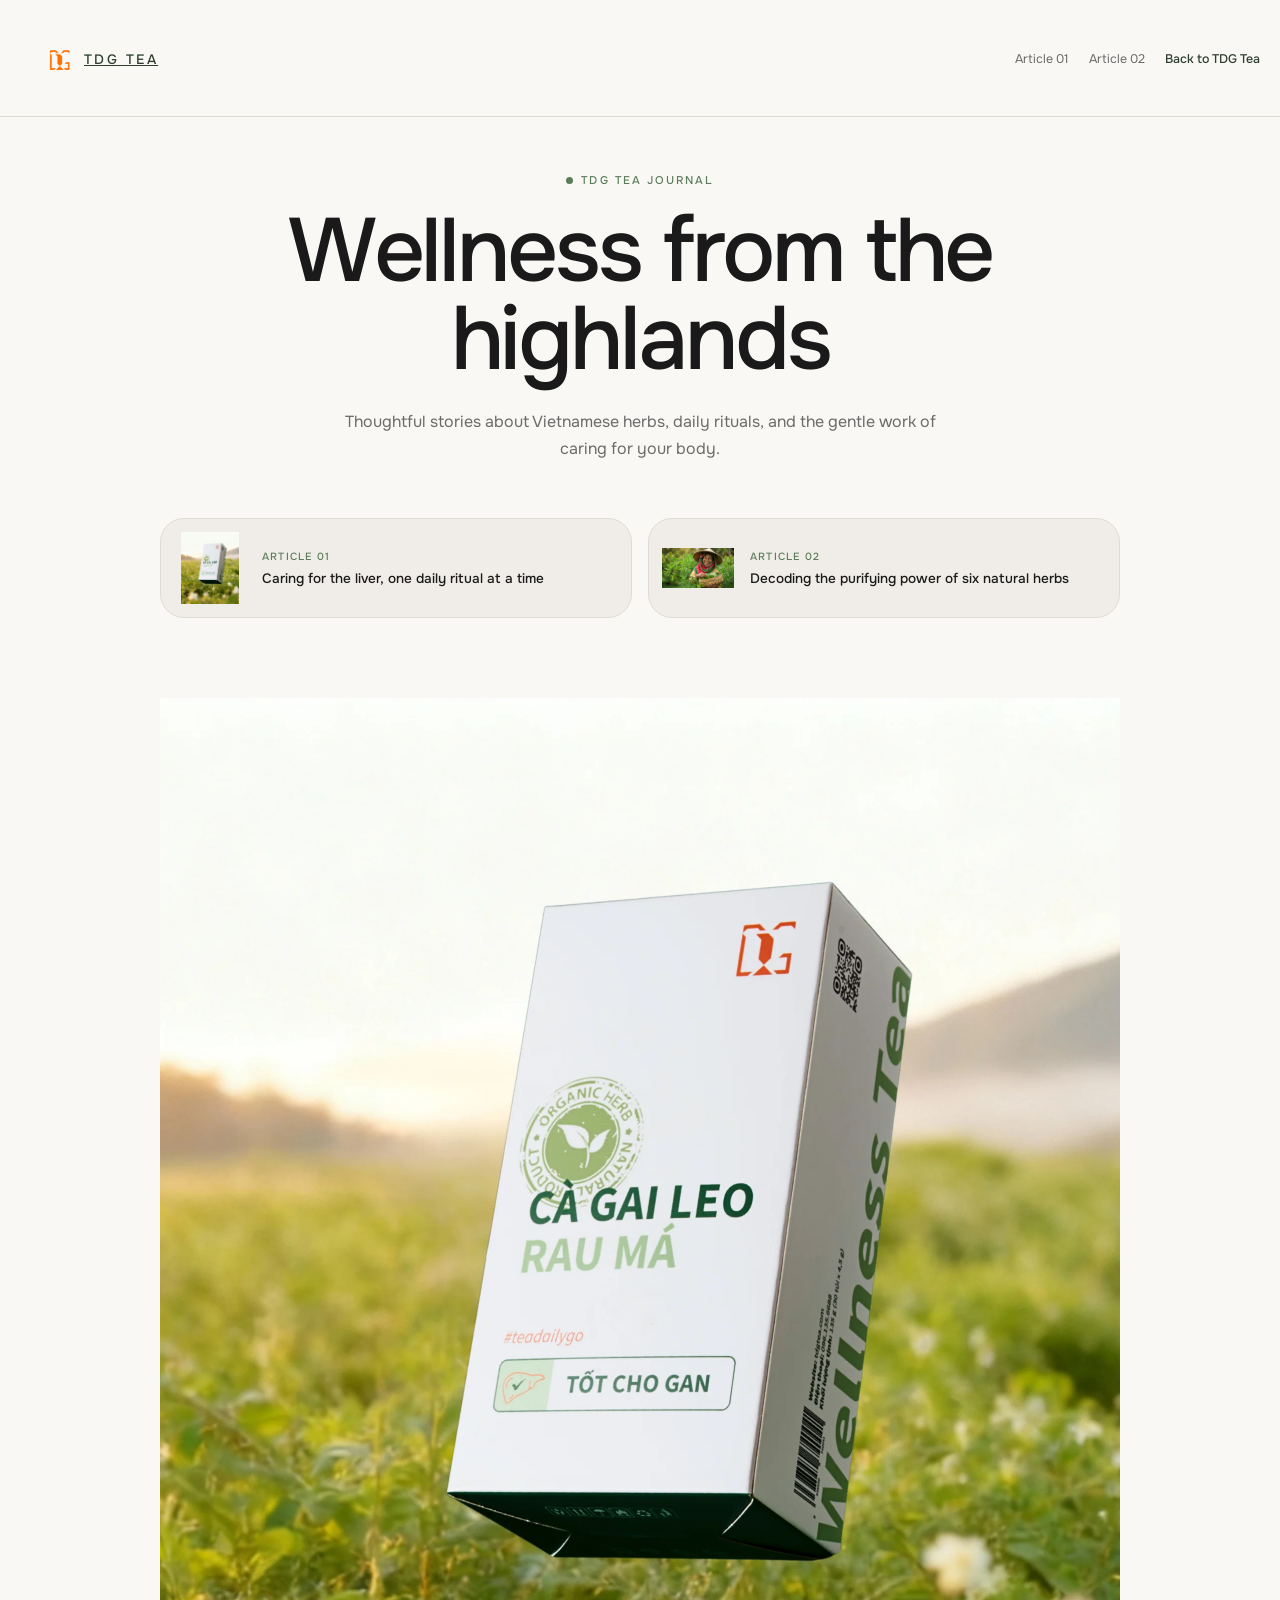
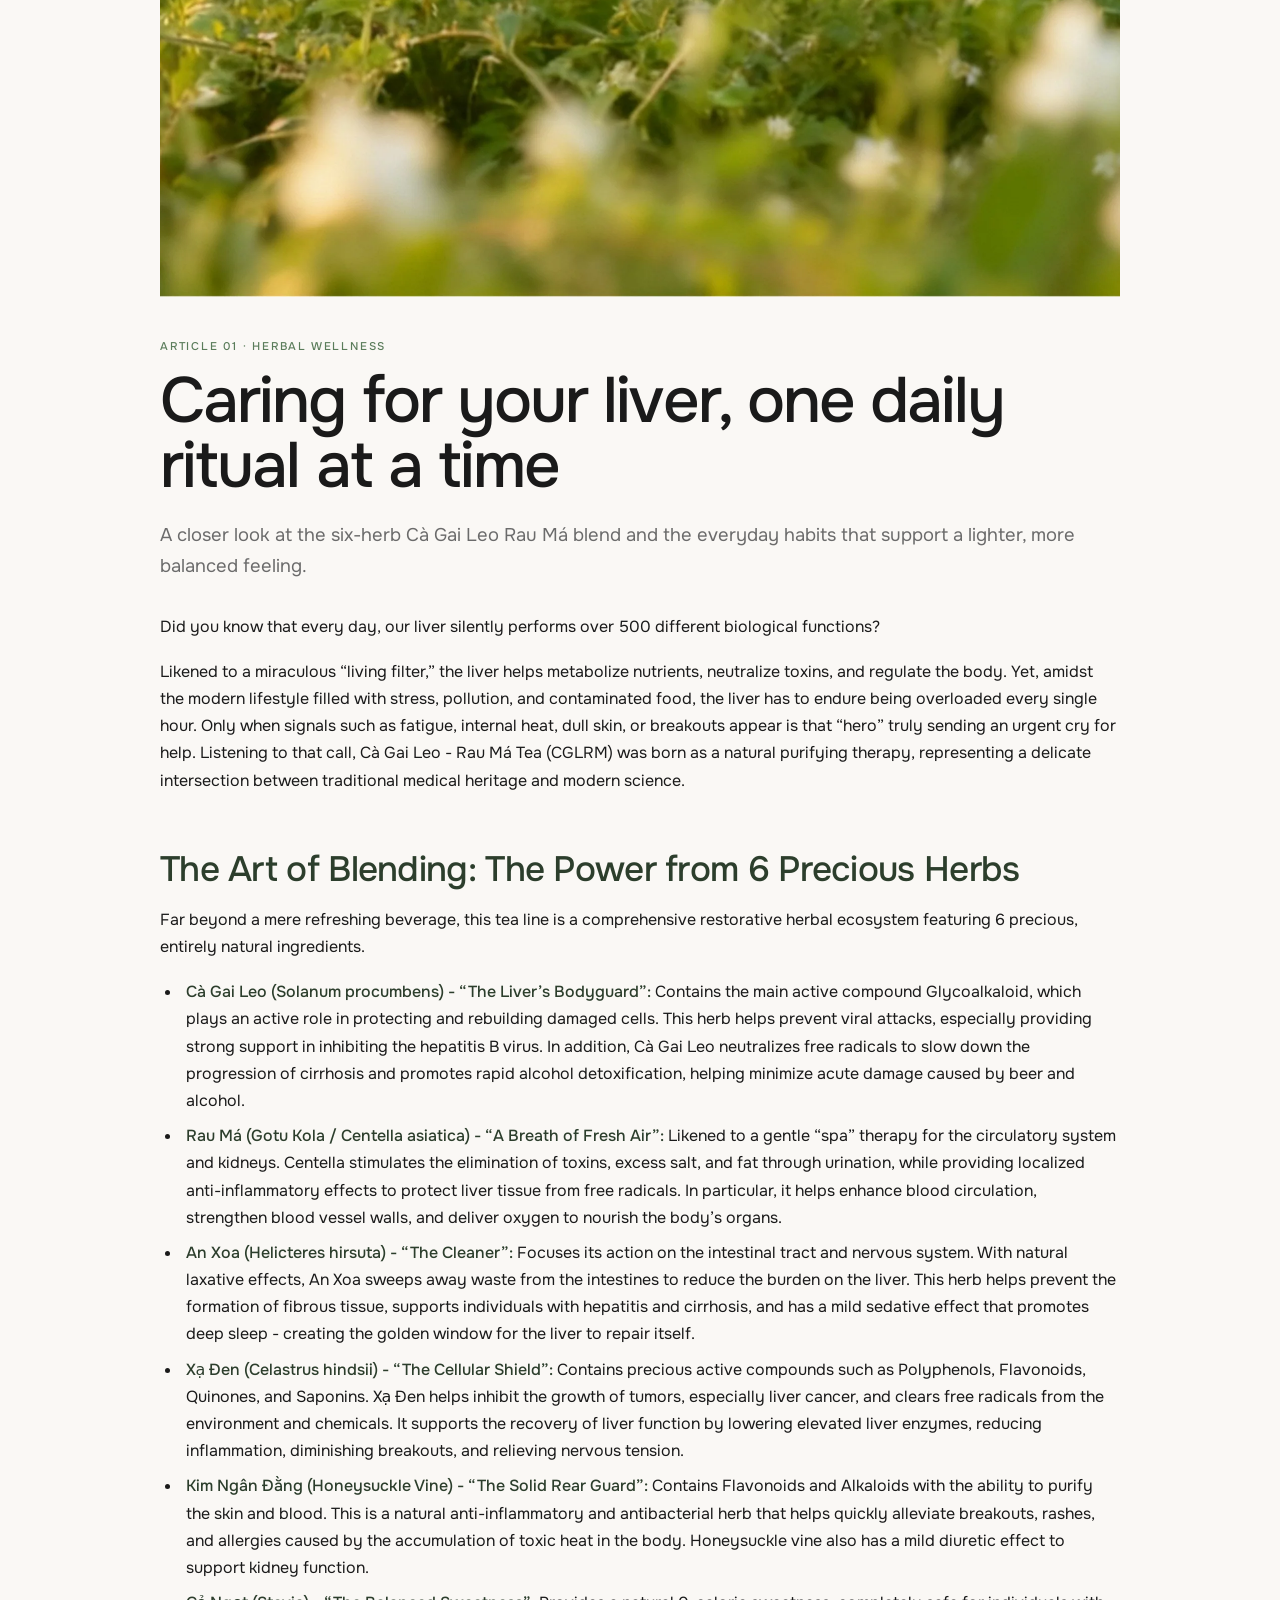
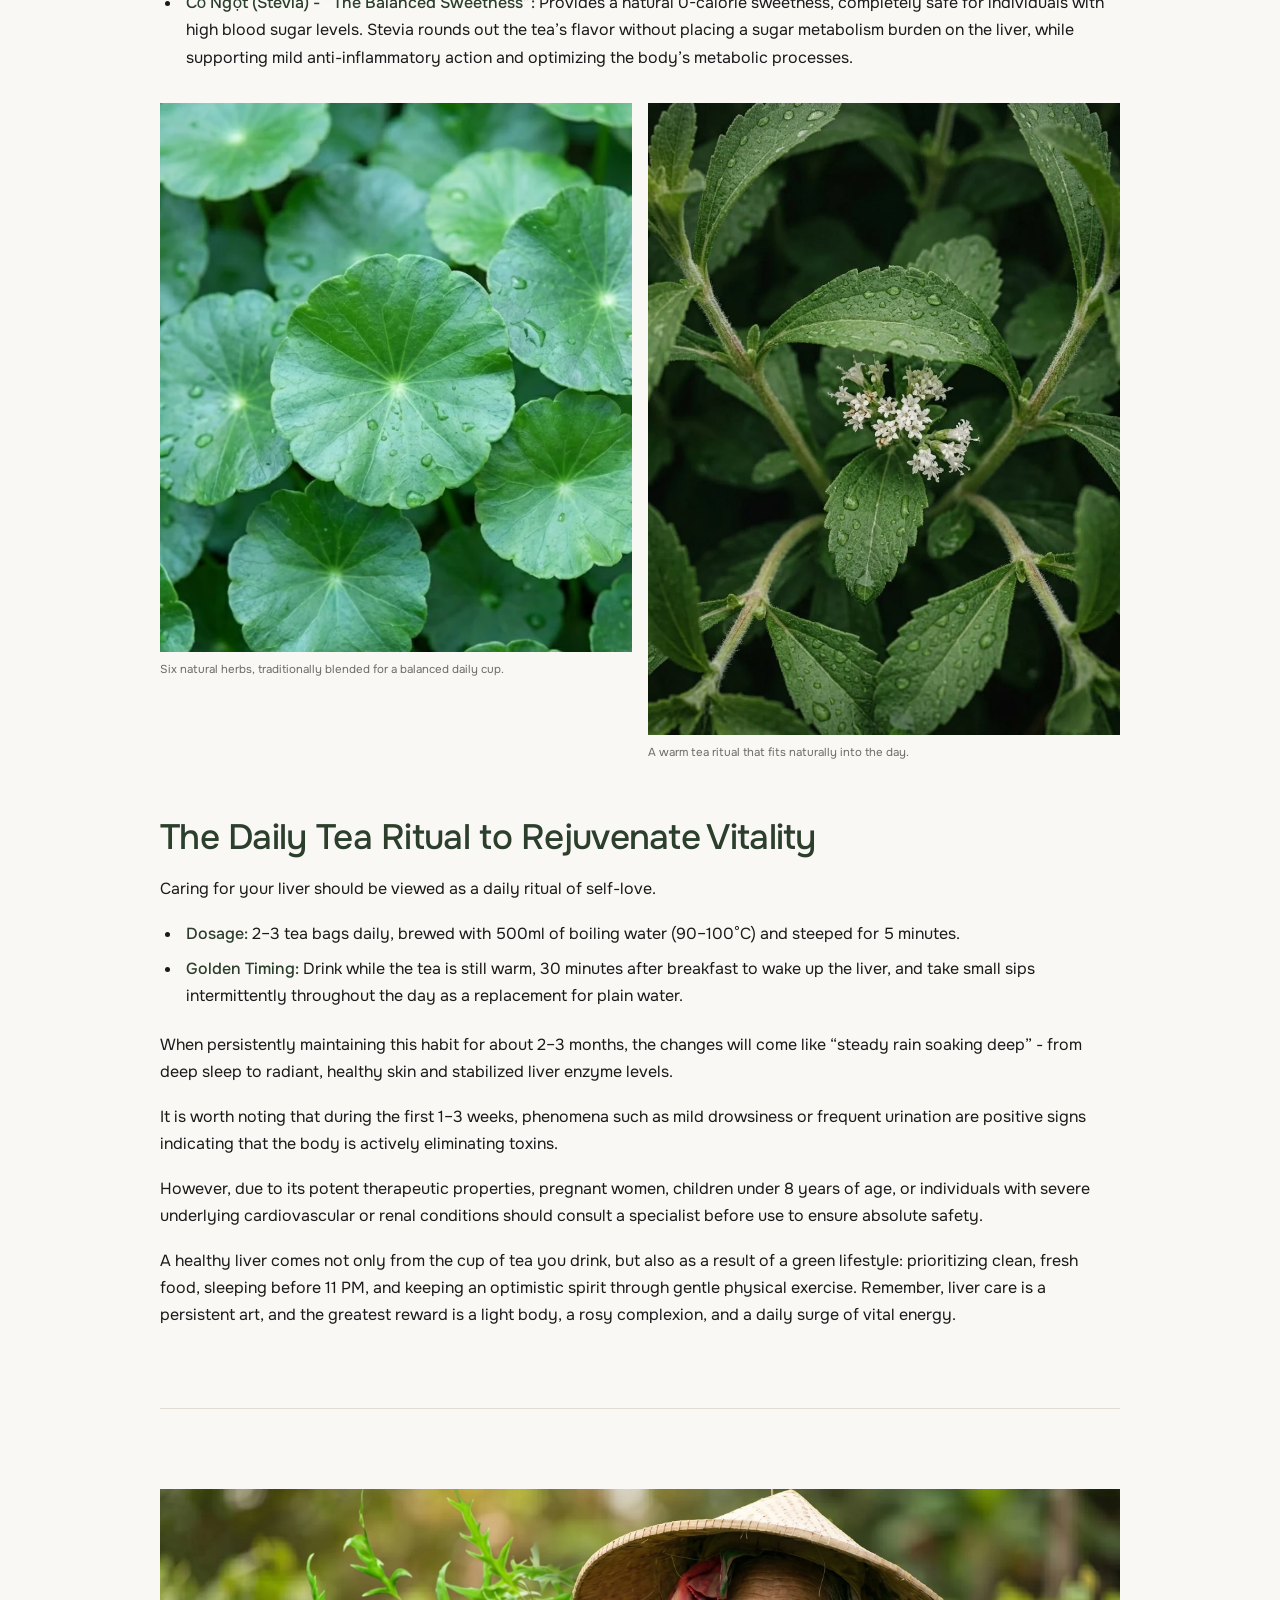
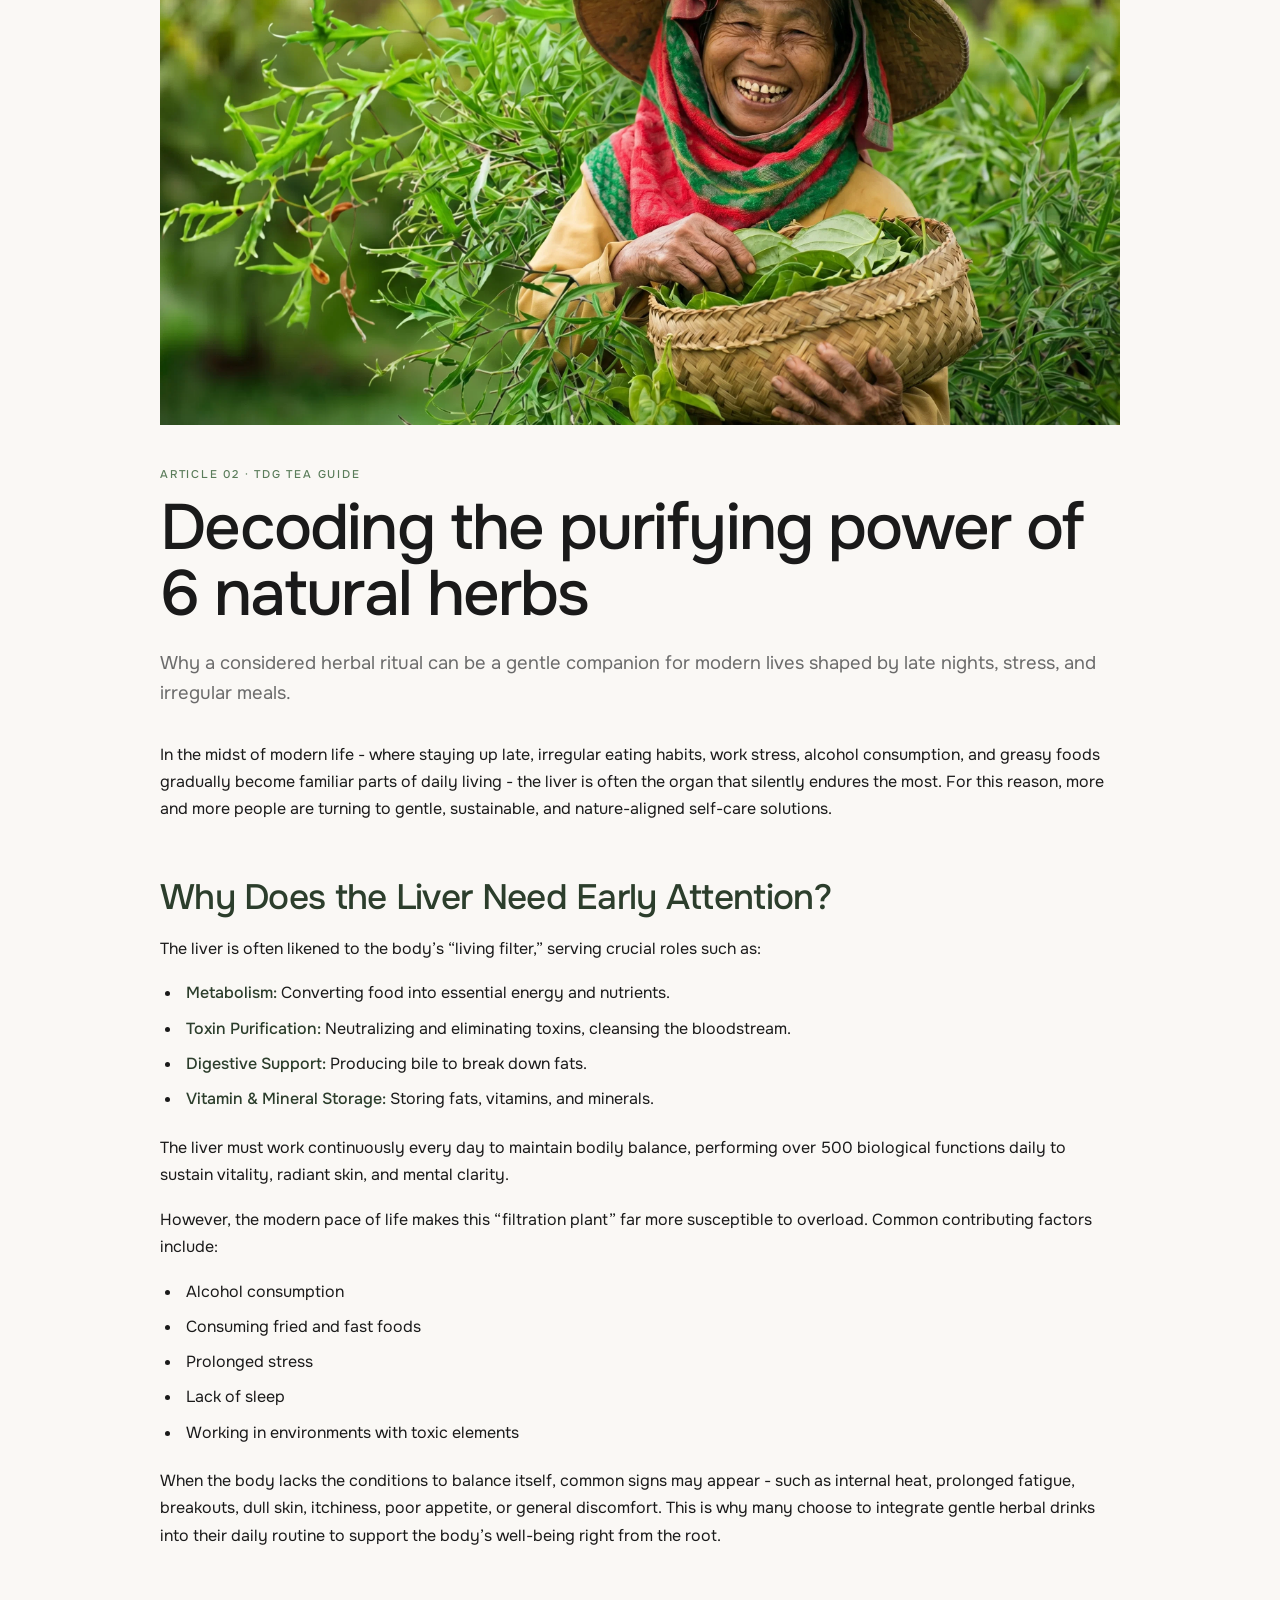
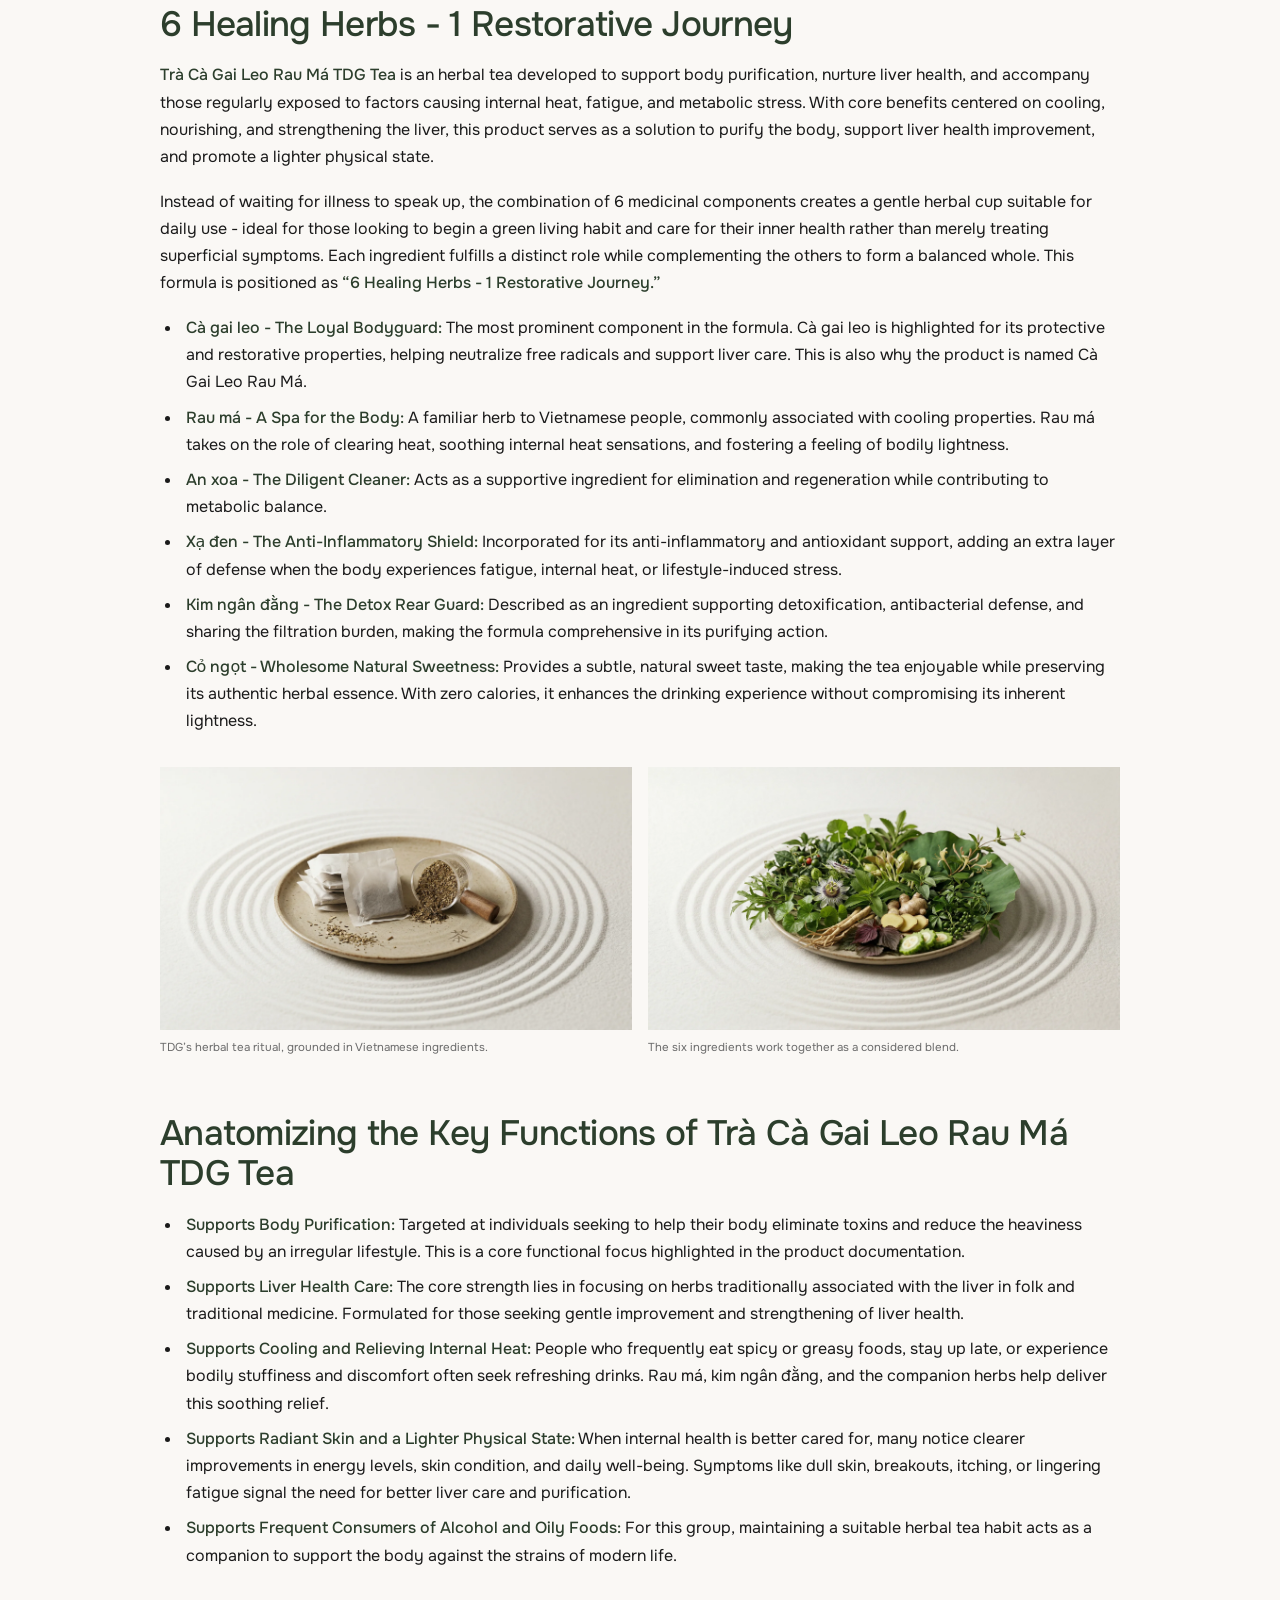
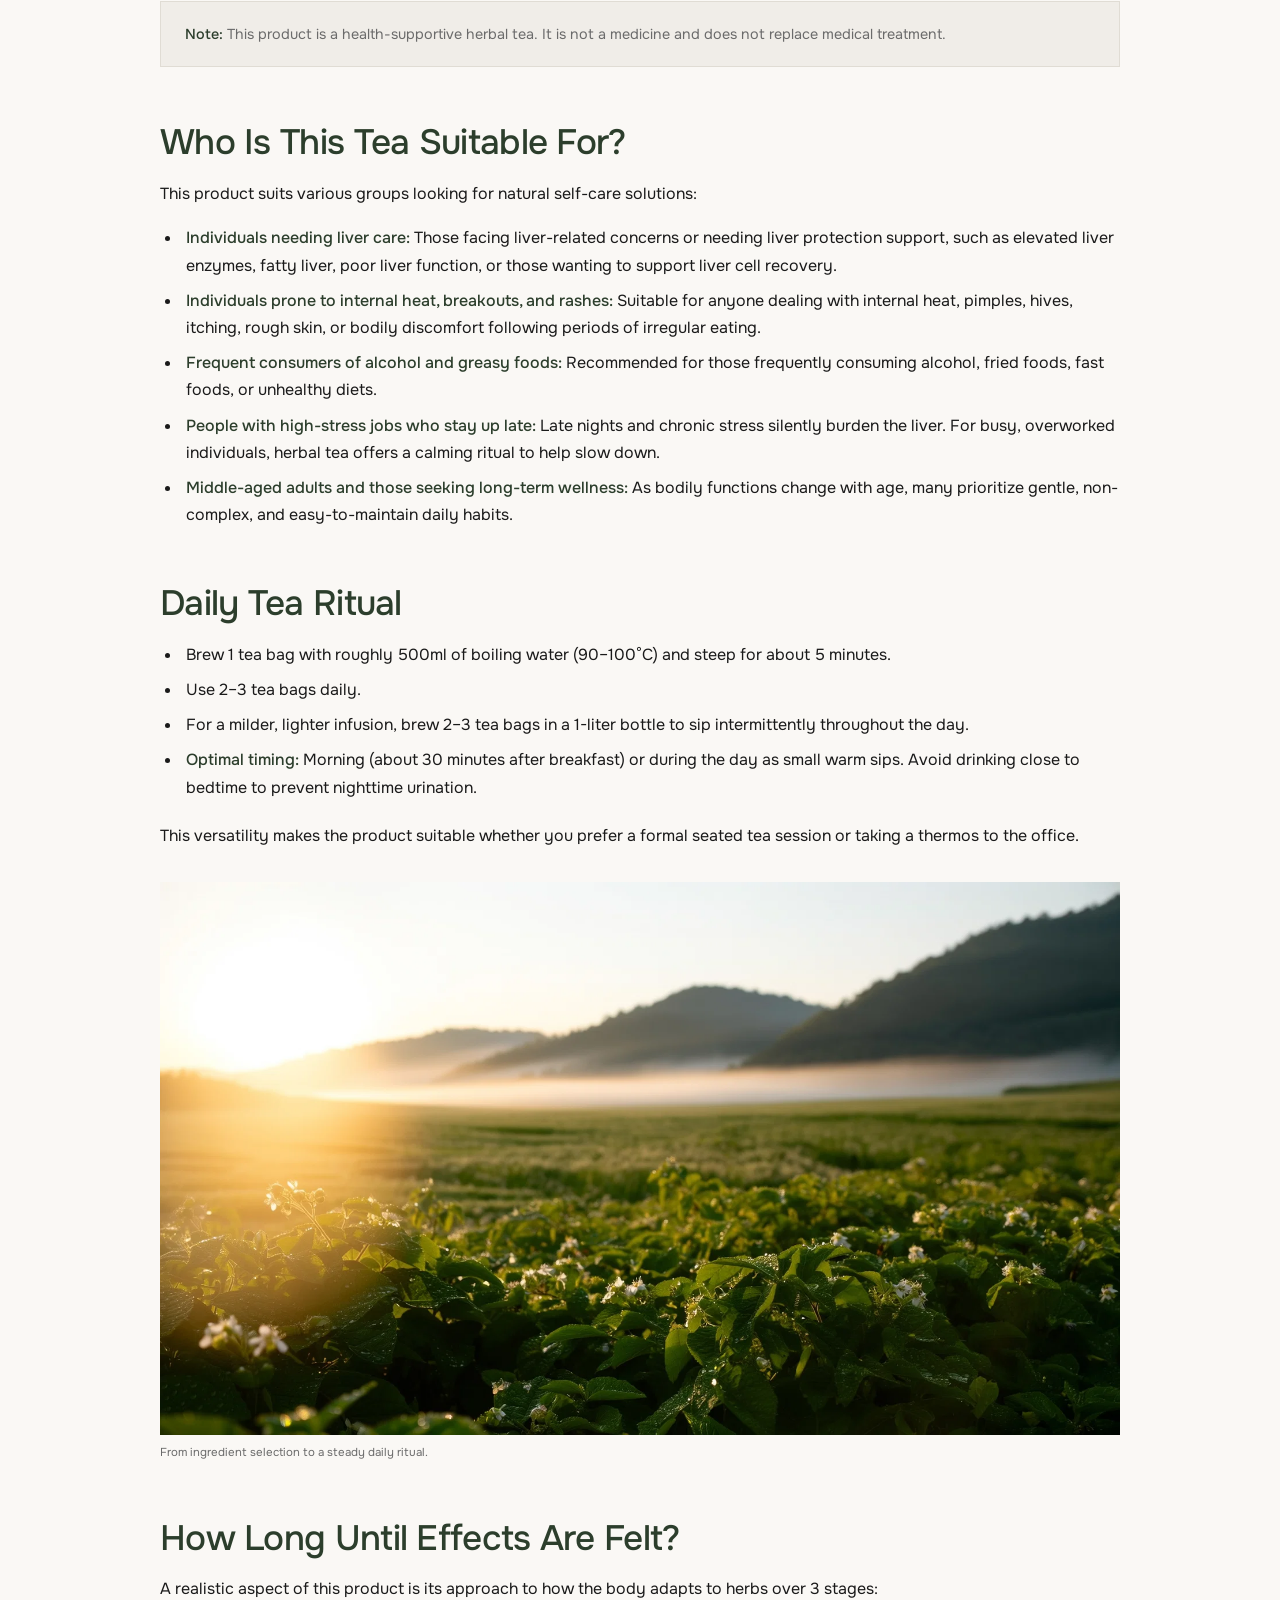
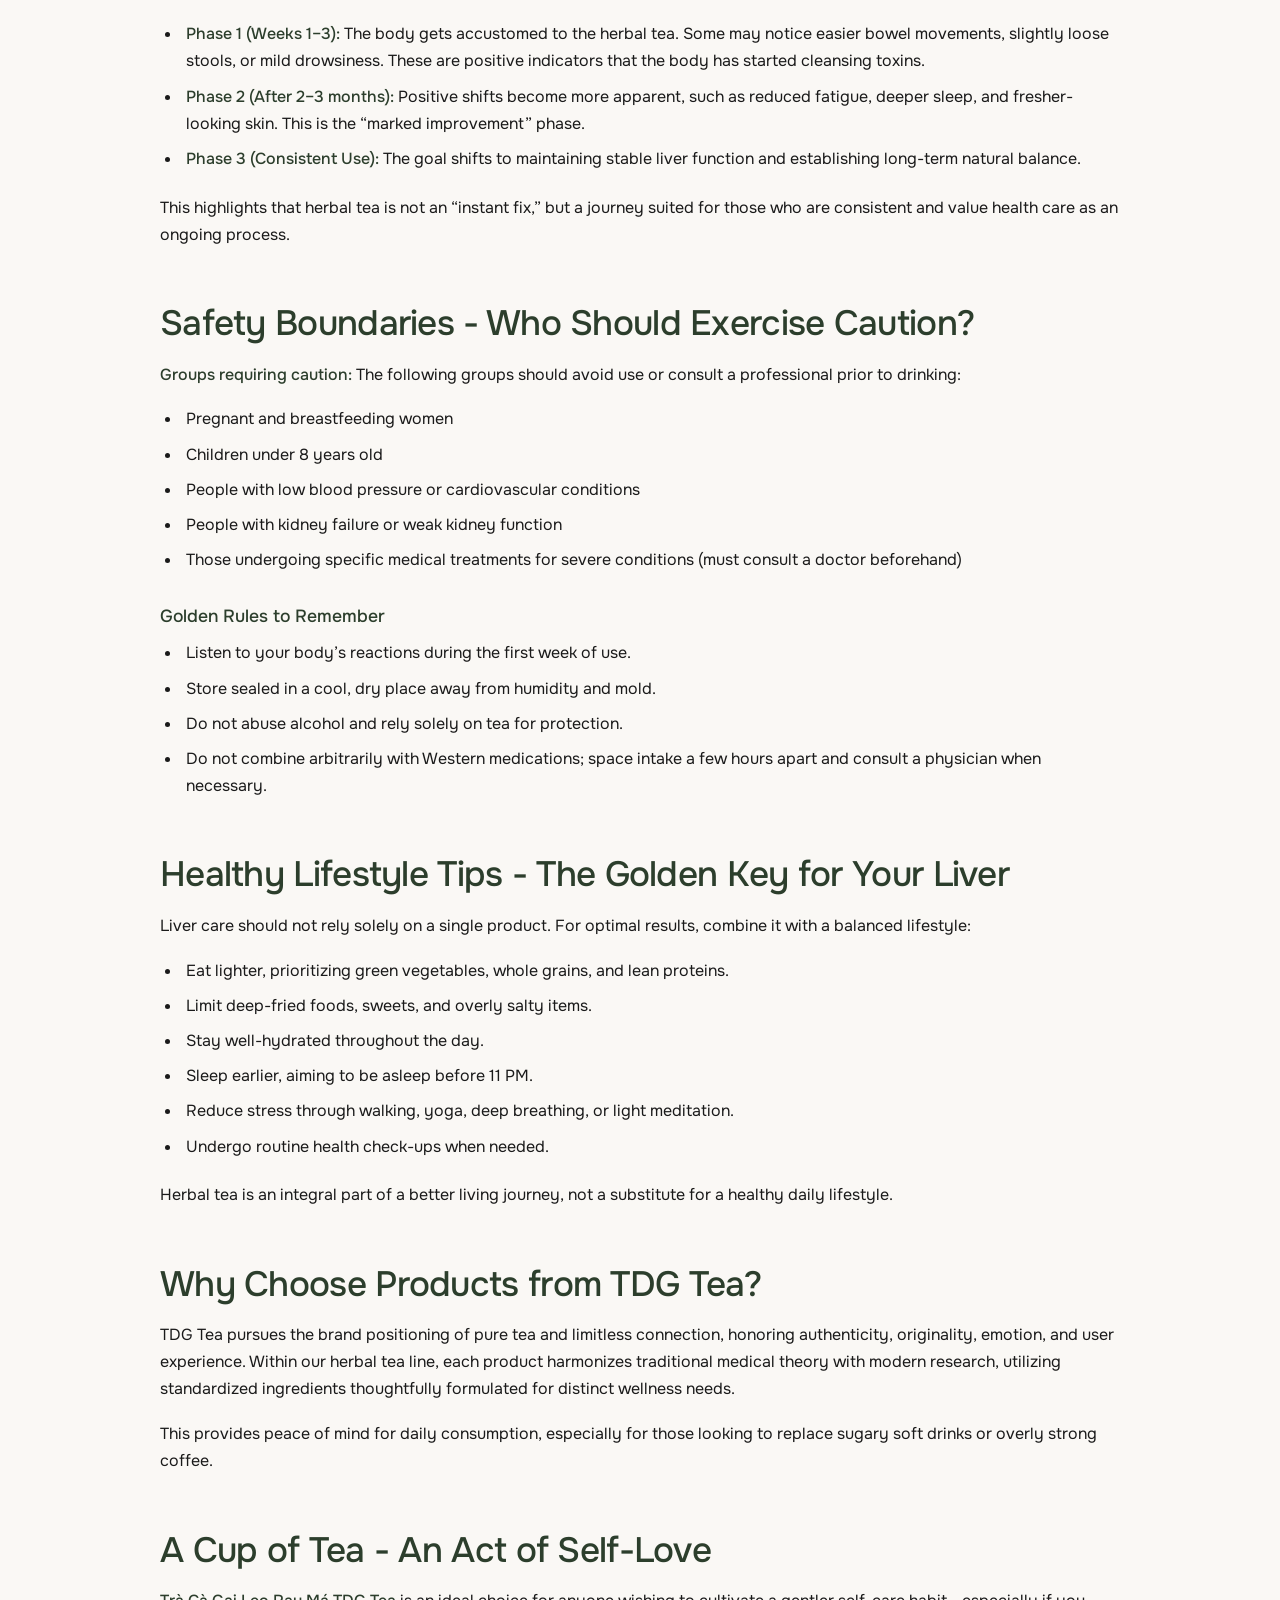
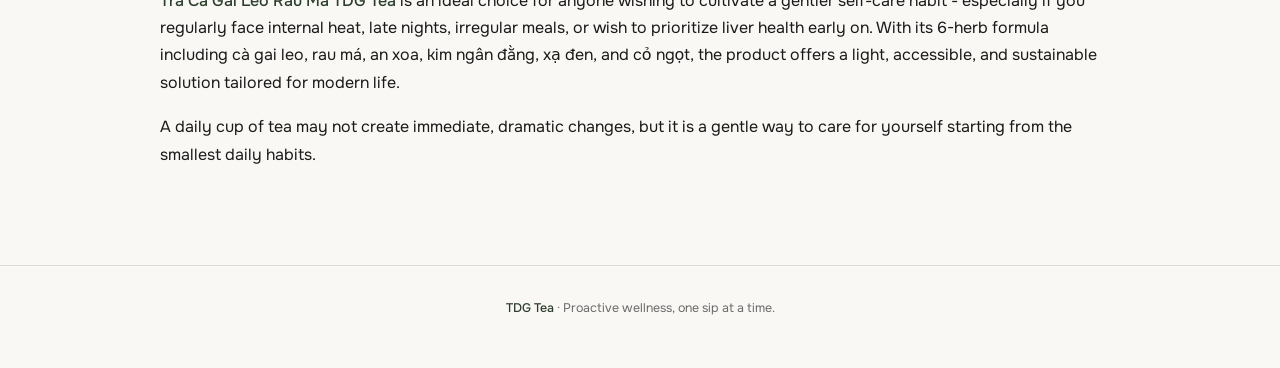
<file: blog.html>
<!DOCTYPE html>
<html lang="en">
<head>
<meta charset="UTF-8">
<meta name="viewport" content="width=device-width, initial-scale=1.0">
<title>TDG Tea Journal — Herbal Wellness</title>
<link rel="preconnect" href="https://fonts.googleapis.com">
<link rel="preconnect" href="https://fonts.gstatic.com" crossorigin>
<link href="https://fonts.googleapis.com/css2?family=Onest:wght@400;500&display=swap" rel="stylesheet">
<link rel="stylesheet" href="assets/css/mobile-fixes.css">
<style>
*,*::before,*::after{box-sizing:border-box;margin:0}
:root{
  --background:#faf8f5;--surface:#f0ede8;--ink:#1a1a1a;--ink-soft:#6b6b6b;
  --brand:#5a7c5a;--brand-deep:#2c3e2c;--brand-light:#8fb98f;--hairline:#e0dcd4;
  --radius-card:1.5rem;--radius-pill:62.5rem;
}
html{scroll-behavior:smooth}
body{font-family:"Onest",system-ui,sans-serif;background:var(--background);color:var(--ink);line-height:1.7;overflow-x:hidden}
a{color:inherit}
:focus-visible{outline:2px solid var(--brand-light);outline-offset:3px}
.site-header{display:flex;align-items:center;justify-content:space-between;gap:1rem;padding:1.25rem 1.25rem 1rem;border-bottom:1px solid var(--hairline);background:rgba(250,248,245,.94);position:sticky;top:0;z-index:10;backdrop-filter:blur(14px)}
.brand{display:flex;align-items:center;gap:0;color:var(--brand-deep);font-size:.85rem;font-weight:500;text-transform:uppercase;letter-spacing:.18em;white-space:nowrap}
.brand svg{width:5rem;height:5rem;margin-right:-1rem;background:url("LOGO/57%20(2).png") center/contain no-repeat;stroke:transparent}.brand svg path{stroke:transparent}
.header-nav{display:flex;align-items:center;gap:1.25rem;font-size:.78rem;color:var(--ink-soft)}
.header-nav a{text-decoration:none;transition:color .25s ease}
.header-nav a:hover{color:var(--brand)}
.header-nav .back{color:var(--brand-deep);font-weight:500}
@media(max-width:640px){.header-nav a:not(.back){display:none}.site-header{padding-inline:1rem}}
main{max-width:76rem;margin:0 auto;padding:3rem 1rem 5rem}
.blog-article,.article-divider{width:min(100%,60rem)}
.page-intro{max-width:48rem;margin:0 auto 3.5rem;text-align:center}
.eyebrow{display:inline-flex;align-items:center;gap:.5rem;color:var(--brand);font-size:.7rem;font-weight:500;letter-spacing:.18em;text-transform:uppercase}
.eyebrow .dot{width:.45rem;height:.45rem;border-radius:50%;background:currentColor}
h1{font-size:clamp(2.8rem,7vw,5.8rem);font-weight:500;letter-spacing:-.035em;line-height:.98;margin-top:1rem}
.page-intro p{max-width:37rem;margin:1.5rem auto 0;color:var(--ink-soft);font-size:1rem}
.article-switcher{display:grid;grid-template-columns:repeat(2,minmax(0,1fr));gap:1rem;max-width:60rem;margin:0 auto 4rem}
.switcher-link{display:flex;align-items:center;gap:1rem;min-width:0;padding:.8rem;border:1px solid var(--hairline);background:var(--surface);border-radius:var(--radius-card);text-decoration:none;transition:border-color .25s ease,transform .25s ease}
.switcher-link:hover{border-color:var(--brand);transform:translateY(-3px)}
.switcher-link img{width:4.5rem;height:auto;max-height:4.5rem;object-fit:contain;border-radius:0;flex-shrink:0}
.switcher-link span{display:block;min-width:0}
.switcher-link small{display:block;color:var(--brand);font-size:.65rem;font-weight:500;letter-spacing:.12em;text-transform:uppercase}
.switcher-link strong{display:block;font-size:.85rem;line-height:1.3;font-weight:500;margin-top:.25rem}
@media(max-width:640px){.article-switcher{grid-template-columns:1fr}.switcher-link img{width:3.75rem;height:auto;max-height:3.75rem}}
.blog-article{max-width:60rem;margin:0 auto 5rem;padding-top:1rem;scroll-margin-top:6rem}
.blog-article:last-child{margin-bottom:0}
.article-cover{display:block;width:100%;height:auto;background:var(--surface)}
.article-header{width:100%;margin:2.5rem 0 2rem}
.article-label{color:var(--brand);font-size:.7rem;font-weight:500;letter-spacing:.16em;text-transform:uppercase}
.article-title{font-size:clamp(2rem,5vw,4.2rem);font-weight:500;letter-spacing:-.03em;line-height:1.03;margin-top:.75rem}
.article-lede{font-size:1.15rem;color:var(--ink-soft);margin-top:1.25rem;line-height:1.65}
.article-body{width:100%;font-size:1rem}
.article-body h2{font-size:clamp(1.4rem,3vw,2.2rem);font-weight:500;line-height:1.15;letter-spacing:-.02em;margin:3.5rem 0 1rem;color:var(--brand-deep)}
.article-body h3{font-size:1.1rem;font-weight:500;line-height:1.35;margin:2rem 0 .65rem;color:var(--brand-deep)}
.article-body p{margin:0 0 1.1rem}
.article-body ul{padding-left:1.35rem;margin:0 0 1.35rem}
.article-body li{padding-left:.25rem;margin:.5rem 0}
.article-body strong{font-weight:500;color:var(--brand-deep)}
.article-body blockquote{margin:2rem 0;padding:1.25rem 1.5rem;border-left:3px solid var(--brand);background:var(--surface);color:var(--ink-soft);font-size:.95rem}
.article-media{display:grid;grid-template-columns:repeat(2,minmax(0,1fr));gap:1rem;width:100%;margin:2rem 0 2.5rem}
.article-media figure{min-width:0}
.article-media img{display:block;width:100%;height:auto;background:var(--surface)}
.article-media figcaption{font-size:.72rem;color:var(--ink-soft);margin-top:.5rem}
.article-media.single{grid-template-columns:minmax(0,1fr)}
.article-divider{height:1px;background:var(--hairline);margin:0 auto 4rem}
.article-note{padding:1.25rem 1.5rem;border:1px solid var(--hairline);background:var(--surface);color:var(--ink-soft);font-size:.9rem;margin-top:2rem}
.footer{border-top:1px solid var(--hairline);padding:2rem 1rem 3rem;color:var(--ink-soft);font-size:.78rem;text-align:center}
.footer a{color:var(--brand-deep);text-decoration:none;font-weight:500}
@media(max-width:640px){main{padding-top:2rem}.article-header{margin-top:2rem}.article-body{font-size:.96rem}.article-media{grid-template-columns:1fr}}
</style>
</head>
<body>
<header class="site-header">
  <a class="brand" href="tdg_tea.html" aria-label="TDG Tea home">
    <svg viewBox="0 0 24 24" fill="none" stroke="currentColor" stroke-width="1.8" stroke-linecap="round"><path d="M12 2C6.5 2 2 6.5 2 12s4.5 10 10 10 10-4.5 10-10S17.5 2 12 2z"/><path d="M12 2c-3 3-3 7 0 10s7 3 10 0"/><path d="M12 22c3-3 3-7 0-10s-7-3-10 0"/></svg>
    TDG Tea
  </a>
  <nav class="header-nav" aria-label="Blog navigation">
    <a href="#blog1">Article 01</a>
    <a href="#blog2">Article 02</a>
    <a class="back" href="tdg_tea.html#origins">Back to TDG Tea</a>
  </nav>
</header>

<main>
  <header class="page-intro">
    <div class="eyebrow"><span class="dot"></span> TDG Tea Journal</div>
    <h1>Wellness from the highlands</h1>
    <p>Thoughtful stories about Vietnamese herbs, daily rituals, and the gentle work of caring for your body.</p>
  </header>

  <nav class="article-switcher" aria-label="Choose an article">
    <a class="switcher-link" href="#blog1">
      <img src="BLOG1/anh-bia-blog-1.webp" alt="Vietnamese highland herbs">
      <span><small>Article 01</small><strong>Caring for the liver, one daily ritual at a time</strong></span>
    </a>
    <a class="switcher-link" href="#blog2">
      <img src="BLOG2/anh-bia-blog-2.webp" alt="Sustainable herb garden">
      <span><small>Article 02</small><strong>Decoding the purifying power of six natural herbs</strong></span>
    </a>
  </nav>

  <article class="blog-article" id="blog1">
    <img class="article-cover" src="BLOG1/anh-bia-blog-1.webp" alt="Vietnamese highland herbs for Cà Gai Leo Rau Má TDG Tea">
    <header class="article-header">
      <div class="article-label">Article 01 · Herbal wellness</div>
      <h2 class="article-title">Caring for your liver, one daily ritual at a time</h2>
      <p class="article-lede">A closer look at the six-herb Cà Gai Leo Rau Má blend and the everyday habits that support a lighter, more balanced feeling.</p>
    </header>
    <div class="article-body">
      <p>Did you know that every day, our liver silently performs over 500 different biological functions?</p>
      <p>Likened to a miraculous “living filter,” the liver helps metabolize nutrients, neutralize toxins, and regulate the body. Yet, amidst the modern lifestyle filled with stress, pollution, and contaminated food, the liver has to endure being overloaded every single hour. Only when signals such as fatigue, internal heat, dull skin, or breakouts appear is that “hero” truly sending an urgent cry for help. Listening to that call, Cà Gai Leo - Rau Má Tea (CGLRM) was born as a natural purifying therapy, representing a delicate intersection between traditional medical heritage and modern science.</p>

      <h2>The Art of Blending: The Power from 6 Precious Herbs</h2>
      <p>Far beyond a mere refreshing beverage, this tea line is a comprehensive restorative herbal ecosystem featuring 6 precious, entirely natural ingredients.</p>
      <ul>
        <li><strong>Cà Gai Leo (Solanum procumbens) - “The Liver’s Bodyguard”:</strong> Contains the main active compound Glycoalkaloid, which plays an active role in protecting and rebuilding damaged cells. This herb helps prevent viral attacks, especially providing strong support in inhibiting the hepatitis B virus. In addition, Cà Gai Leo neutralizes free radicals to slow down the progression of cirrhosis and promotes rapid alcohol detoxification, helping minimize acute damage caused by beer and alcohol.</li>
        <li><strong>Rau Má (Gotu Kola / Centella asiatica) - “A Breath of Fresh Air”:</strong> Likened to a gentle “spa” therapy for the circulatory system and kidneys. Centella stimulates the elimination of toxins, excess salt, and fat through urination, while providing localized anti-inflammatory effects to protect liver tissue from free radicals. In particular, it helps enhance blood circulation, strengthen blood vessel walls, and deliver oxygen to nourish the body’s organs.</li>
        <li><strong>An Xoa (Helicteres hirsuta) - “The Cleaner”:</strong> Focuses its action on the intestinal tract and nervous system. With natural laxative effects, An Xoa sweeps away waste from the intestines to reduce the burden on the liver. This herb helps prevent the formation of fibrous tissue, supports individuals with hepatitis and cirrhosis, and has a mild sedative effect that promotes deep sleep - creating the golden window for the liver to repair itself.</li>
        <li><strong>Xạ Đen (Celastrus hindsii) - “The Cellular Shield”:</strong> Contains precious active compounds such as Polyphenols, Flavonoids, Quinones, and Saponins. Xạ Đen helps inhibit the growth of tumors, especially liver cancer, and clears free radicals from the environment and chemicals. It supports the recovery of liver function by lowering elevated liver enzymes, reducing inflammation, diminishing breakouts, and relieving nervous tension.</li>
        <li><strong>Kim Ngân Đằng (Honeysuckle Vine) - “The Solid Rear Guard”:</strong> Contains Flavonoids and Alkaloids with the ability to purify the skin and blood. This is a natural anti-inflammatory and antibacterial herb that helps quickly alleviate breakouts, rashes, and allergies caused by the accumulation of toxic heat in the body. Honeysuckle vine also has a mild diuretic effect to support kidney function.</li>
        <li><strong>Cỏ Ngọt (Stevia) - “The Balanced Sweetness”:</strong> Provides a natural 0-calorie sweetness, completely safe for individuals with high blood sugar levels. Stevia rounds out the tea’s flavor without placing a sugar metabolism burden on the liver, while supporting mild anti-inflammatory action and optimizing the body’s metabolic processes.</li>
      </ul>

      <div class="article-media">
        <figure><img loading="lazy" src="BLOG1/image_6.webp" alt="Natural herbs used in the Cà Gai Leo Rau Má blend"><figcaption>Six natural herbs, traditionally blended for a balanced daily cup.</figcaption></figure>
        <figure><img loading="lazy" src="BLOG1/image_8.webp" alt="A warm cup of herbal tea"><figcaption>A warm tea ritual that fits naturally into the day.</figcaption></figure>
      </div>

      <h2>The Daily Tea Ritual to Rejuvenate Vitality</h2>
      <p>Caring for your liver should be viewed as a daily ritual of self-love.</p>
      <ul>
        <li><strong>Dosage:</strong> 2–3 tea bags daily, brewed with 500ml of boiling water (90–100°C) and steeped for 5 minutes.</li>
        <li><strong>Golden Timing:</strong> Drink while the tea is still warm, 30 minutes after breakfast to wake up the liver, and take small sips intermittently throughout the day as a replacement for plain water.</li>
      </ul>
      <p>When persistently maintaining this habit for about 2–3 months, the changes will come like “steady rain soaking deep” - from deep sleep to radiant, healthy skin and stabilized liver enzyme levels.</p>
      <p>It is worth noting that during the first 1–3 weeks, phenomena such as mild drowsiness or frequent urination are positive signs indicating that the body is actively eliminating toxins.</p>
      <p>However, due to its potent therapeutic properties, pregnant women, children under 8 years of age, or individuals with severe underlying cardiovascular or renal conditions should consult a specialist before use to ensure absolute safety.</p>
      <p>A healthy liver comes not only from the cup of tea you drink, but also as a result of a green lifestyle: prioritizing clean, fresh food, sleeping before 11 PM, and keeping an optimistic spirit through gentle physical exercise. Remember, liver care is a persistent art, and the greatest reward is a light body, a rosy complexion, and a daily surge of vital energy.</p>
    </div>
  </article>

  <div class="article-divider"></div>

  <article class="blog-article" id="blog2">
    <img class="article-cover" src="BLOG2/anh-bia-blog-2.webp" alt="Sustainable herb gardens for TDG Tea">
    <header class="article-header">
      <div class="article-label">Article 02 · TDG Tea guide</div>
      <h2 class="article-title">Decoding the purifying power of 6 natural herbs</h2>
      <p class="article-lede">Why a considered herbal ritual can be a gentle companion for modern lives shaped by late nights, stress, and irregular meals.</p>
    </header>
    <div class="article-body">
      <p>In the midst of modern life - where staying up late, irregular eating habits, work stress, alcohol consumption, and greasy foods gradually become familiar parts of daily living - the liver is often the organ that silently endures the most. For this reason, more and more people are turning to gentle, sustainable, and nature-aligned self-care solutions.</p>

      <h2>Why Does the Liver Need Early Attention?</h2>
      <p>The liver is often likened to the body’s “living filter,” serving crucial roles such as:</p>
      <ul>
        <li><strong>Metabolism:</strong> Converting food into essential energy and nutrients.</li>
        <li><strong>Toxin Purification:</strong> Neutralizing and eliminating toxins, cleansing the bloodstream.</li>
        <li><strong>Digestive Support:</strong> Producing bile to break down fats.</li>
        <li><strong>Vitamin &amp; Mineral Storage:</strong> Storing fats, vitamins, and minerals.</li>
      </ul>
      <p>The liver must work continuously every day to maintain bodily balance, performing over 500 biological functions daily to sustain vitality, radiant skin, and mental clarity.</p>
      <p>However, the modern pace of life makes this “filtration plant” far more susceptible to overload. Common contributing factors include:</p>
      <ul>
        <li>Alcohol consumption</li><li>Consuming fried and fast foods</li><li>Prolonged stress</li><li>Lack of sleep</li><li>Working in environments with toxic elements</li>
      </ul>
      <p>When the body lacks the conditions to balance itself, common signs may appear - such as internal heat, prolonged fatigue, breakouts, dull skin, itchiness, poor appetite, or general discomfort. This is why many choose to integrate gentle herbal drinks into their daily routine to support the body’s well-being right from the root.</p>

      <h2>6 Healing Herbs - 1 Restorative Journey</h2>
      <p><strong>Trà Cà Gai Leo Rau Má TDG Tea</strong> is an herbal tea developed to support body purification, nurture liver health, and accompany those regularly exposed to factors causing internal heat, fatigue, and metabolic stress. With core benefits centered on cooling, nourishing, and strengthening the liver, this product serves as a solution to purify the body, support liver health improvement, and promote a lighter physical state.</p>
      <p>Instead of waiting for illness to speak up, the combination of 6 medicinal components creates a gentle herbal cup suitable for daily use - ideal for those looking to begin a green living habit and care for their inner health rather than merely treating superficial symptoms. Each ingredient fulfills a distinct role while complementing the others to form a balanced whole. This formula is positioned as <strong>“6 Healing Herbs - 1 Restorative Journey.”</strong></p>
      <ul>
        <li><strong>Cà gai leo - The Loyal Bodyguard:</strong> The most prominent component in the formula. Cà gai leo is highlighted for its protective and restorative properties, helping neutralize free radicals and support liver care. This is also why the product is named Cà Gai Leo Rau Má.</li>
        <li><strong>Rau má - A Spa for the Body:</strong> A familiar herb to Vietnamese people, commonly associated with cooling properties. Rau má takes on the role of clearing heat, soothing internal heat sensations, and fostering a feeling of bodily lightness.</li>
        <li><strong>An xoa - The Diligent Cleaner:</strong> Acts as a supportive ingredient for elimination and regeneration while contributing to metabolic balance.</li>
        <li><strong>Xạ đen - The Anti-Inflammatory Shield:</strong> Incorporated for its anti-inflammatory and antioxidant support, adding an extra layer of defense when the body experiences fatigue, internal heat, or lifestyle-induced stress.</li>
        <li><strong>Kim ngân đằng - The Detox Rear Guard:</strong> Described as an ingredient supporting detoxification, antibacterial defense, and sharing the filtration burden, making the formula comprehensive in its purifying action.</li>
        <li><strong>Cỏ ngọt - Wholesome Natural Sweetness:</strong> Provides a subtle, natural sweet taste, making the tea enjoyable while preserving its authentic herbal essence. With zero calories, it enhances the drinking experience without compromising its inherent lightness.</li>
      </ul>

      <div class="article-media">
        <figure><img loading="lazy" src="BLOG2/tui_l_c.webp" alt="TDG Cà Gai Leo Rau Má tea packaging"><figcaption>TDG’s herbal tea ritual, grounded in Vietnamese ingredients.</figcaption></figure>
        <figure><img loading="lazy" src="BLOG2/nguyen_li_u.webp" alt="Natural herbal ingredients for TDG Tea"><figcaption>The six ingredients work together as a considered blend.</figcaption></figure>
      </div>

      <h2>Anatomizing the Key Functions of Trà Cà Gai Leo Rau Má TDG Tea</h2>
      <ul>
        <li><strong>Supports Body Purification:</strong> Targeted at individuals seeking to help their body eliminate toxins and reduce the heaviness caused by an irregular lifestyle. This is a core functional focus highlighted in the product documentation.</li>
        <li><strong>Supports Liver Health Care:</strong> The core strength lies in focusing on herbs traditionally associated with the liver in folk and traditional medicine. Formulated for those seeking gentle improvement and strengthening of liver health.</li>
        <li><strong>Supports Cooling and Relieving Internal Heat:</strong> People who frequently eat spicy or greasy foods, stay up late, or experience bodily stuffiness and discomfort often seek refreshing drinks. Rau má, kim ngân đằng, and the companion herbs help deliver this soothing relief.</li>
        <li><strong>Supports Radiant Skin and a Lighter Physical State:</strong> When internal health is better cared for, many notice clearer improvements in energy levels, skin condition, and daily well-being. Symptoms like dull skin, breakouts, itching, or lingering fatigue signal the need for better liver care and purification.</li>
        <li><strong>Supports Frequent Consumers of Alcohol and Oily Foods:</strong> For this group, maintaining a suitable herbal tea habit acts as a companion to support the body against the strains of modern life.</li>
      </ul>
      <div class="article-note"><strong>Note:</strong> This product is a health-supportive herbal tea. It is not a medicine and does not replace medical treatment.</div>

      <h2>Who Is This Tea Suitable For?</h2>
      <p>This product suits various groups looking for natural self-care solutions:</p>
      <ul>
        <li><strong>Individuals needing liver care:</strong> Those facing liver-related concerns or needing liver protection support, such as elevated liver enzymes, fatty liver, poor liver function, or those wanting to support liver cell recovery.</li>
        <li><strong>Individuals prone to internal heat, breakouts, and rashes:</strong> Suitable for anyone dealing with internal heat, pimples, hives, itching, rough skin, or bodily discomfort following periods of irregular eating.</li>
        <li><strong>Frequent consumers of alcohol and greasy foods:</strong> Recommended for those frequently consuming alcohol, fried foods, fast foods, or unhealthy diets.</li>
        <li><strong>People with high-stress jobs who stay up late:</strong> Late nights and chronic stress silently burden the liver. For busy, overworked individuals, herbal tea offers a calming ritual to help slow down.</li>
        <li><strong>Middle-aged adults and those seeking long-term wellness:</strong> As bodily functions change with age, many prioritize gentle, non-complex, and easy-to-maintain daily habits.</li>
      </ul>

      <h2>Daily Tea Ritual</h2>
      <ul>
        <li>Brew 1 tea bag with roughly 500ml of boiling water (90–100°C) and steep for about 5 minutes.</li>
        <li>Use 2–3 tea bags daily.</li>
        <li>For a milder, lighter infusion, brew 2–3 tea bags in a 1-liter bottle to sip intermittently throughout the day.</li>
        <li><strong>Optimal timing:</strong> Morning (about 30 minutes after breakfast) or during the day as small warm sips. Avoid drinking close to bedtime to prevent nighttime urination.</li>
      </ul>
      <p>This versatility makes the product suitable whether you prefer a formal seated tea session or taking a thermos to the office.</p>

      <div class="article-media single">
        <figure><img loading="lazy" src="BLOG2/nguyen_li_u23.webp" alt="Herbal ingredients prepared for a TDG Tea blend"><figcaption>From ingredient selection to a steady daily ritual.</figcaption></figure>
      </div>

      <h2>How Long Until Effects Are Felt?</h2>
      <p>A realistic aspect of this product is its approach to how the body adapts to herbs over 3 stages:</p>
      <ul>
        <li><strong>Phase 1 (Weeks 1–3):</strong> The body gets accustomed to the herbal tea. Some may notice easier bowel movements, slightly loose stools, or mild drowsiness. These are positive indicators that the body has started cleansing toxins.</li>
        <li><strong>Phase 2 (After 2–3 months):</strong> Positive shifts become more apparent, such as reduced fatigue, deeper sleep, and fresher-looking skin. This is the “marked improvement” phase.</li>
        <li><strong>Phase 3 (Consistent Use):</strong> The goal shifts to maintaining stable liver function and establishing long-term natural balance.</li>
      </ul>
      <p>This highlights that herbal tea is not an “instant fix,” but a journey suited for those who are consistent and value health care as an ongoing process.</p>

      <h2>Safety Boundaries - Who Should Exercise Caution?</h2>
      <p><strong>Groups requiring caution:</strong> The following groups should avoid use or consult a professional prior to drinking:</p>
      <ul>
        <li>Pregnant and breastfeeding women</li><li>Children under 8 years old</li><li>People with low blood pressure or cardiovascular conditions</li><li>People with kidney failure or weak kidney function</li><li>Those undergoing specific medical treatments for severe conditions (must consult a doctor beforehand)</li>
      </ul>
      <h3>Golden Rules to Remember</h3>
      <ul>
        <li>Listen to your body’s reactions during the first week of use.</li>
        <li>Store sealed in a cool, dry place away from humidity and mold.</li>
        <li>Do not abuse alcohol and rely solely on tea for protection.</li>
        <li>Do not combine arbitrarily with Western medications; space intake a few hours apart and consult a physician when necessary.</li>
      </ul>

      <h2>Healthy Lifestyle Tips - The Golden Key for Your Liver</h2>
      <p>Liver care should not rely solely on a single product. For optimal results, combine it with a balanced lifestyle:</p>
      <ul>
        <li>Eat lighter, prioritizing green vegetables, whole grains, and lean proteins.</li><li>Limit deep-fried foods, sweets, and overly salty items.</li><li>Stay well-hydrated throughout the day.</li><li>Sleep earlier, aiming to be asleep before 11 PM.</li><li>Reduce stress through walking, yoga, deep breathing, or light meditation.</li><li>Undergo routine health check-ups when needed.</li>
      </ul>
      <p>Herbal tea is an integral part of a better living journey, not a substitute for a healthy daily lifestyle.</p>

      <h2>Why Choose Products from TDG Tea?</h2>
      <p>TDG Tea pursues the brand positioning of pure tea and limitless connection, honoring authenticity, originality, emotion, and user experience. Within our herbal tea line, each product harmonizes traditional medical theory with modern research, utilizing standardized ingredients thoughtfully formulated for distinct wellness needs.</p>
      <p>This provides peace of mind for daily consumption, especially for those looking to replace sugary soft drinks or overly strong coffee.</p>

      <h2>A Cup of Tea - An Act of Self-Love</h2>
      <p><strong>Trà Cà Gai Leo Rau Má TDG Tea</strong> is an ideal choice for anyone wishing to cultivate a gentler self-care habit - especially if you regularly face internal heat, late nights, irregular meals, or wish to prioritize liver health early on. With its 6-herb formula including cà gai leo, rau má, an xoa, kim ngân đằng, xạ đen, and cỏ ngọt, the product offers a light, accessible, and sustainable solution tailored for modern life.</p>
      <p>A daily cup of tea may not create immediate, dramatic changes, but it is a gentle way to care for yourself starting from the smallest daily habits.</p>
    </div>
  </article>
</main>

<footer class="footer">
  <a href="tdg_tea.html">TDG Tea</a> · Proactive wellness, one sip at a time.
</footer>
</body>
</html>
</file>
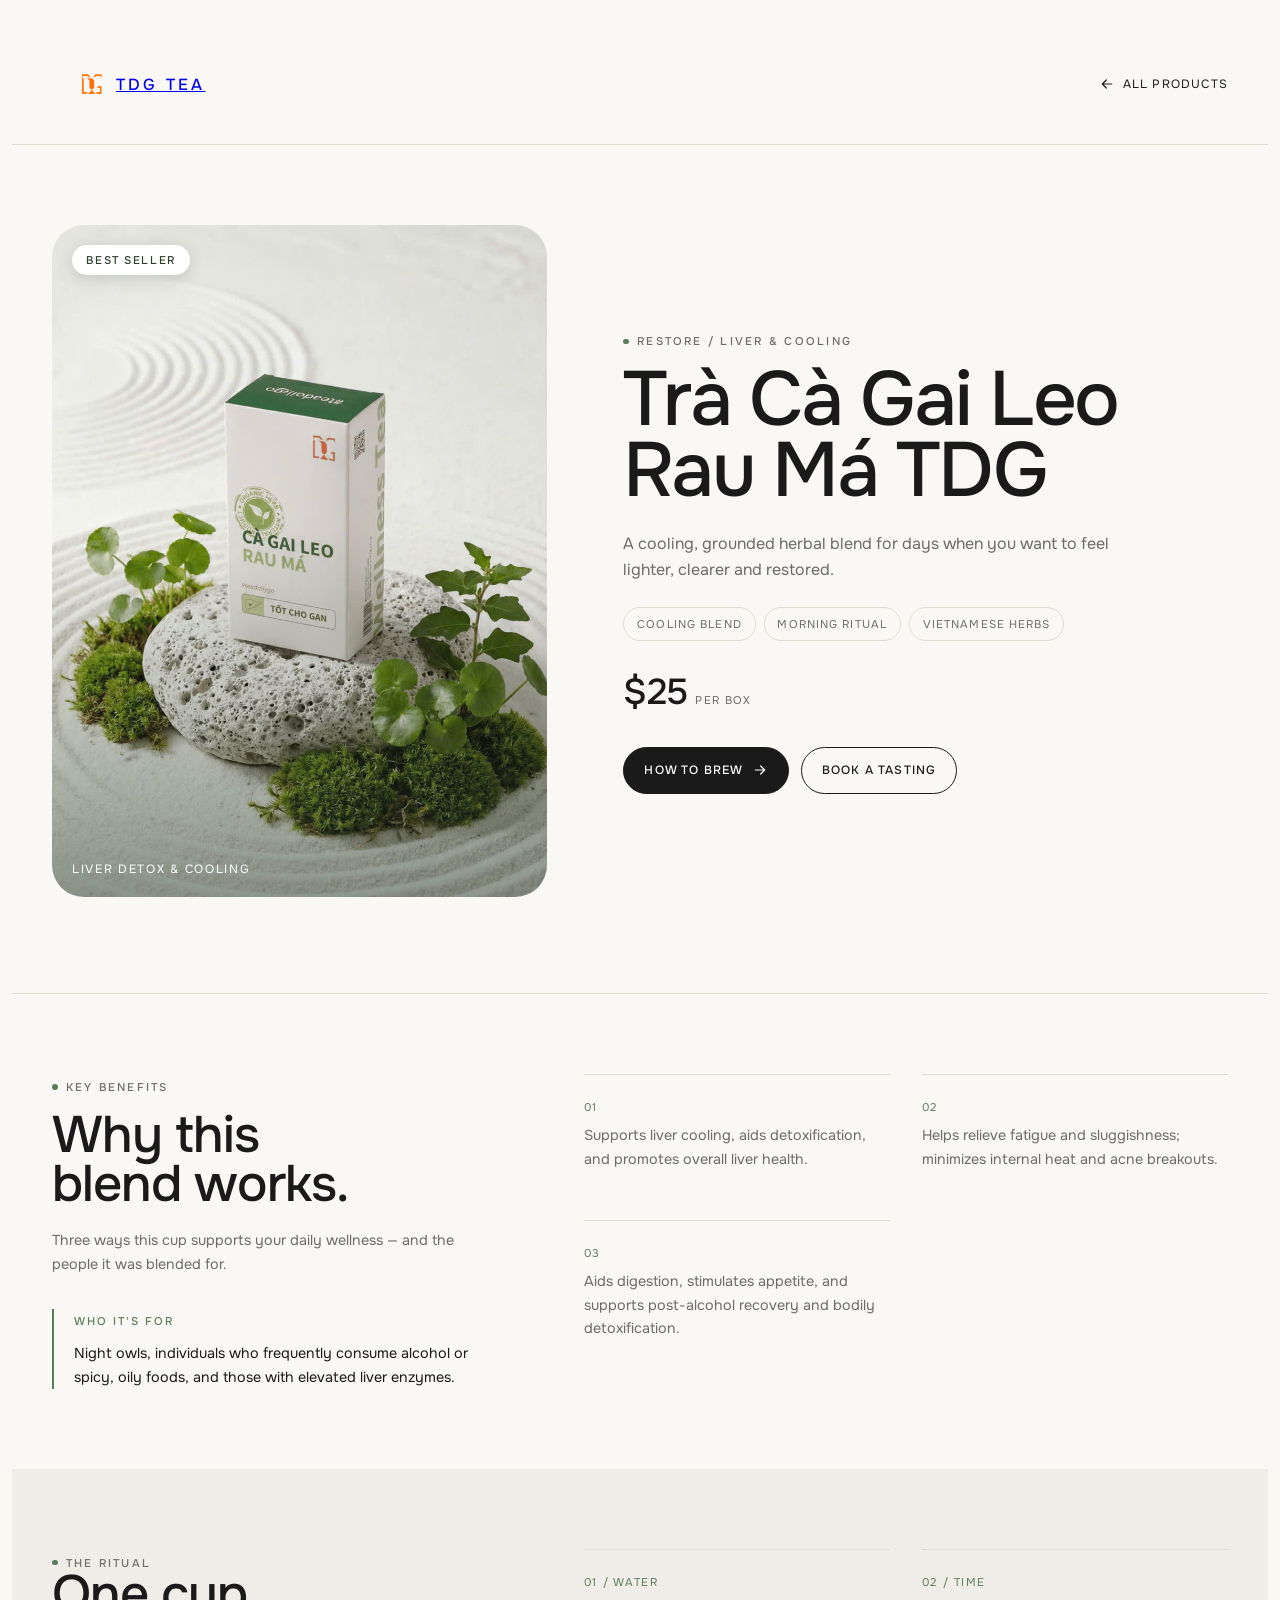
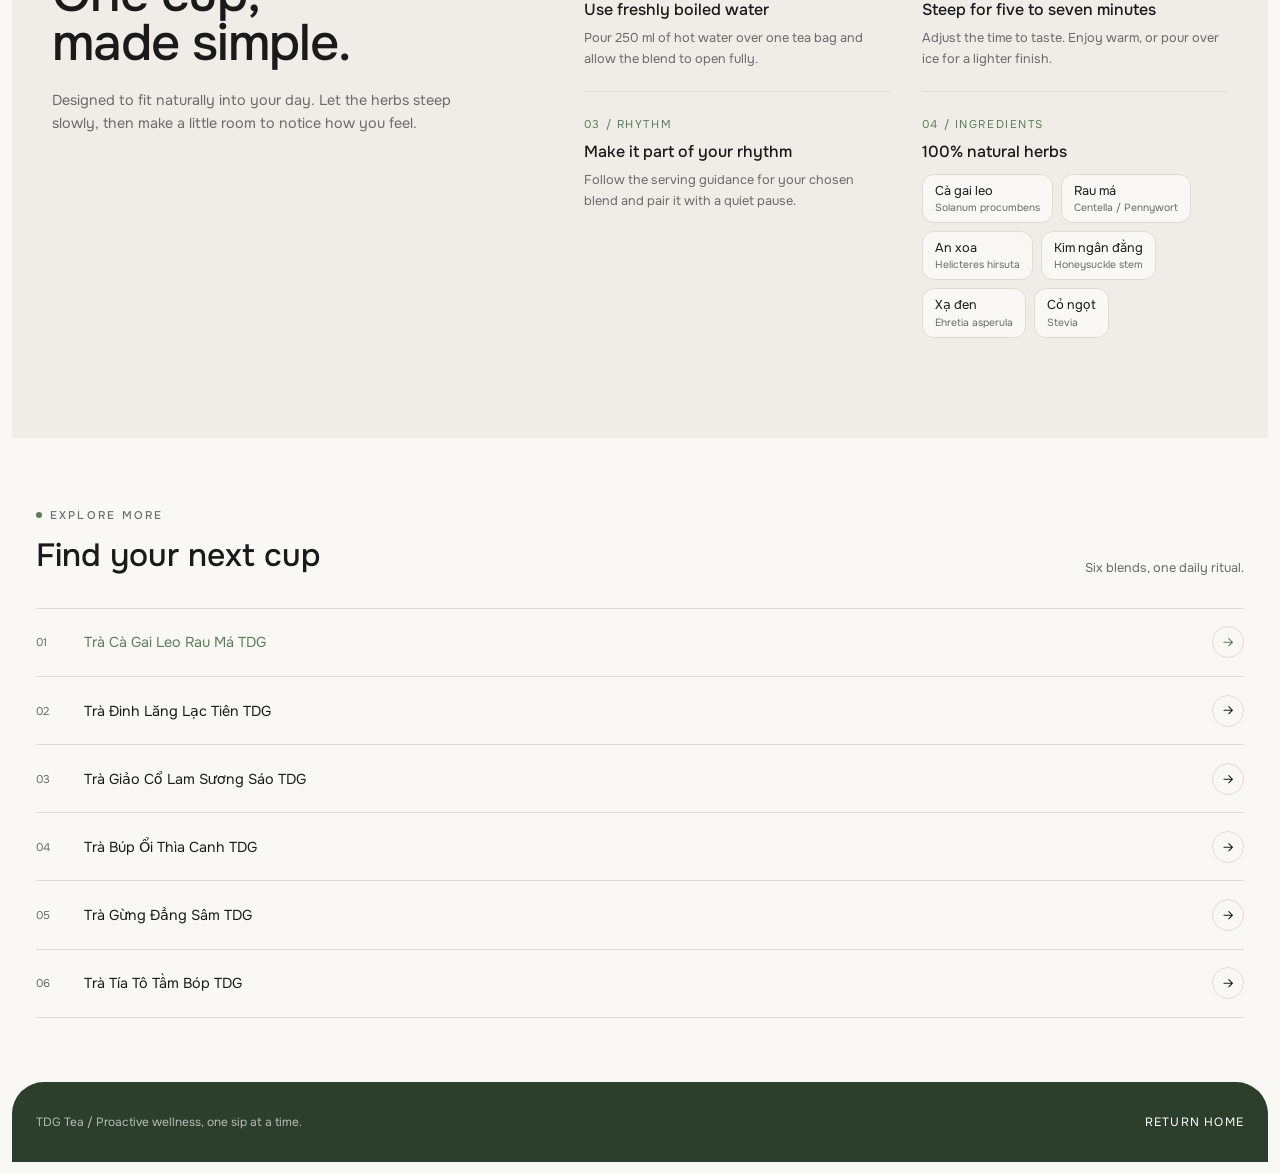
<file: product.html>
<!DOCTYPE html>
<html lang="en">
<head>
<meta charset="UTF-8">
<meta name="viewport" content="width=device-width, initial-scale=1.0">
<title>TDG Tea — Product</title>
<link rel="preconnect" href="https://fonts.googleapis.com">
<link rel="preconnect" href="https://fonts.gstatic.com" crossorigin>
<link href="https://fonts.googleapis.com/css2?family=Onest:wght@400;500&display=swap" rel="stylesheet">
<link rel="stylesheet" href="assets/css/mobile-fixes.css">
<style>
*,*::before,*::after{box-sizing:border-box;margin:0}
img{display:block;max-width:100%}
:root{--background:#faf8f5;--foreground:#1a1a1a;--brand:#5a7c5a;--brand-deep:#2c3e2c;--brand-light:#8fb98f;--surface:#f0ede8;--ink:#1a1a1a;--ink-soft:#6b6b6b;--ghost:#d4d0c8;--hairline:#e0dcd4;--radius-card:1.5rem;--radius-card-lg:2rem;--radius-pill:62.5rem}
body{font-family:"Onest",system-ui,sans-serif;min-height:100vh;background:var(--background);color:var(--foreground);overflow-x:hidden}
button{font:inherit;cursor:pointer}:focus-visible{outline:2px solid var(--brand-light);outline-offset:3px}
.page{padding:0.5rem}.shell{max-width:96rem;margin:0 auto;background:var(--background);overflow:hidden}
@media(min-width:640px){.page{padding:0.75rem}}
.header{display:flex;align-items:center;justify-content:space-between;padding:1.5rem 1.5rem 1rem;border-bottom:1px solid var(--hairline)}
@media(min-width:640px){.header{padding:2rem 2.5rem 1.25rem}}
.brand{display:flex;align-items:center;gap:0;font-size:1rem;font-weight:500;text-transform:uppercase;letter-spacing:0.2em}.brand svg{width:5rem;height:5rem;margin-right:-1rem;background:url("LOGO/57%20(2).png") center/contain no-repeat;stroke:transparent}.brand svg path{stroke:transparent}
.header-nav{display:flex;align-items:center;gap:1rem}.back-link{display:inline-flex;align-items:center;gap:0.5rem;color:var(--ink);text-decoration:none;font-size:0.75rem;text-transform:uppercase;letter-spacing:0.1em}.back-link svg{width:1rem;height:1rem;transition:transform 0.3s}.back-link:hover svg{transform:translateX(-4px)}
.product-intro{display:grid;gap:2rem;padding:3rem 1.5rem 4rem}.product-visual{position:relative;min-height:28rem;border-radius:var(--radius-card-lg);overflow:hidden;background:var(--surface)}.product-visual::after{content:"";position:absolute;inset:0;background:linear-gradient(to top,rgba(44,62,44,0.48),transparent 55%);pointer-events:none}.product-visual img{width:100%;height:100%;min-height:28rem;object-fit:cover;transition:opacity 0.5s,transform 0.8s}.product-visual:hover img{transform:scale(1.03)}.visual-label{position:absolute;z-index:1;left:1.25rem;bottom:1.25rem;color:#fff;font-size:0.75rem;text-transform:uppercase;letter-spacing:0.14em}
@media(min-width:768px){.product-intro{grid-template-columns:minmax(0,0.9fr) minmax(20rem,1.1fr);gap:clamp(2rem,6vw,7rem);align-items:center;padding:5rem 2.5rem 6rem}.product-visual{min-height:42rem}.product-visual img{min-height:42rem}}
.detail-copy{max-width:38rem}.eyebrow{display:inline-flex;align-items:center;gap:0.5rem;color:var(--ink-soft);font-size:0.7rem;font-weight:500;text-transform:uppercase;letter-spacing:0.2em}.eyebrow .dot{width:0.35rem;height:0.35rem;border-radius:var(--radius-pill);background:var(--brand)}.product-title{font-size:clamp(2.5rem,6vw,6rem);font-weight:500;line-height:0.92;letter-spacing:-0.03em;margin-top:1rem}.product-summary{font-size:1rem;line-height:1.65;color:var(--ink-soft);max-width:32rem;margin-top:1.5rem}.product-meta{display:flex;flex-wrap:wrap;gap:0.5rem;margin-top:1.5rem}.meta-pill{border:1px solid var(--hairline);border-radius:var(--radius-pill);padding:0.55rem 0.8rem;font-size:0.7rem;text-transform:uppercase;letter-spacing:0.1em;color:var(--ink-soft)}
.product-actions{display:flex;flex-wrap:wrap;gap:0.75rem;margin-top:2rem}.primary-btn,.secondary-btn{display:inline-flex;align-items:center;gap:0.5rem;border-radius:var(--radius-pill);padding:0.9rem 1.25rem;border:1px solid var(--ink);font-size:0.75rem;font-weight:500;text-transform:uppercase;letter-spacing:0.1em;text-decoration:none;transition:all 0.3s}.primary-btn{background:var(--ink);color:#fff}.primary-btn:hover{background:var(--brand-deep);border-color:var(--brand-deep)}.secondary-btn{background:transparent;color:var(--ink)}.secondary-btn:hover{background:var(--surface)}.primary-btn svg,.secondary-btn svg{width:1rem;height:1rem;transition:transform 0.3s}.primary-btn:hover svg{transform:translateX(4px)}
.product-price{display:flex;align-items:baseline;gap:0.5rem;margin-top:1.75rem}.product-price .amount{font-size:2.25rem;font-weight:500;letter-spacing:-0.02em;color:var(--ink)}.product-price .unit{font-size:0.7rem;font-weight:400;text-transform:uppercase;letter-spacing:0.12em;color:var(--ink-soft)}
.detail-section{display:grid;gap:2rem;padding:4rem 1.5rem;background:var(--surface)}.detail-section h2{font-size:clamp(2rem,4vw,4rem);font-weight:500;line-height:0.96;letter-spacing:-0.02em}.detail-section p{color:var(--ink-soft);line-height:1.65;font-size:0.9rem;max-width:34rem}.detail-grid{display:grid;gap:1rem}.detail-card{padding:1.25rem 0;border-top:1px solid var(--hairline)}.detail-card h3{font-size:1rem;font-weight:500}.detail-card p{margin-top:0.5rem;font-size:0.8rem}.detail-card .number{font-size:0.7rem;color:var(--brand);letter-spacing:0.14em}
.benefits-section{display:grid;gap:2rem;padding:4rem 1.5rem;border-top:1px solid var(--hairline)}.benefits-section h2{font-size:clamp(2rem,4vw,4rem);font-weight:500;line-height:0.96;letter-spacing:-0.02em;margin-top:1rem}.benefits-section p{color:var(--ink-soft);line-height:1.65;font-size:0.9rem;max-width:34rem}
@media(min-width:768px){.benefits-section{grid-template-columns:0.8fr 1.2fr;gap:clamp(3rem,8vw,9rem);padding:5rem 2.5rem}}
.audience{border-left:2px solid var(--brand);padding-left:1.25rem;margin-top:2rem}.audience .label{font-size:0.7rem;font-weight:500;text-transform:uppercase;letter-spacing:0.18em;color:var(--brand)}.audience p{margin-top:0.75rem;color:var(--ink);font-size:0.9rem;max-width:30rem}.audience .note{margin-top:0.5rem;color:#8a5a33;font-size:0.8rem}
.best-seller{position:absolute;z-index:1;top:1.25rem;left:1.25rem;background:#fff;color:var(--brand-deep);font-size:0.7rem;font-weight:500;text-transform:uppercase;letter-spacing:0.14em;padding:0.5rem 0.9rem;border-radius:var(--radius-pill);box-shadow:0 4px 16px rgba(44,62,44,0.18)}.best-seller[hidden]{display:none}
.ingredient-pills{display:flex;flex-wrap:wrap;gap:0.5rem;margin-top:0.75rem}.ingredient-pill{display:inline-flex;flex-direction:column;gap:0.15rem;border:1px solid var(--hairline);border-radius:0.75rem;padding:0.5rem 0.75rem;background:var(--background)}.ingredient-pill .vn{font-size:0.8rem;color:var(--ink)}.ingredient-pill .en{font-size:0.65rem;color:var(--ink-soft)}
@media(min-width:768px){.detail-section{grid-template-columns:0.8fr 1.2fr;gap:clamp(3rem,8vw,9rem);padding:5rem 2.5rem}.detail-grid{grid-template-columns:repeat(2,1fr);gap:0 2rem}}
.selector{padding:4rem 1.5rem}.selector-top{display:flex;justify-content:space-between;align-items:flex-end;gap:1rem}.selector h2{font-size:2rem;font-weight:500}.selector-note{font-size:0.8rem;color:var(--ink-soft)}.product-switcher{display:grid;grid-template-columns:1fr;gap:0;margin-top:2rem}.product-switcher button{display:flex;align-items:center;gap:1rem;width:100%;border:0;border-top:1px solid var(--hairline);background:none;text-align:left;padding:1.1rem 0;color:var(--ink);transition:color 0.3s}.product-switcher button:last-child{border-bottom:1px solid var(--hairline)}.product-switcher button:hover,.product-switcher button[aria-current="true"]{color:var(--brand)}.switcher-index{width:2rem;color:var(--ink-soft);font-size:0.7rem}.switcher-name{font-size:0.9rem}.switcher-arrow{margin-left:auto;width:2rem;height:2rem;display:grid;place-items:center;border:1px solid var(--hairline);border-radius:var(--radius-pill)}.switcher-arrow svg{width:0.9rem;height:0.9rem;transition:transform 0.3s}.product-switcher button:hover .switcher-arrow svg{transform:translateX(3px)}
.footer{display:flex;justify-content:space-between;gap:1rem;flex-wrap:wrap;background:var(--brand-deep);color:#fff;padding:2rem 1.5rem;border-radius:var(--radius-card-lg) var(--radius-card-lg) 0 0}.footer p{font-size:0.75rem;color:rgba(255,255,255,0.65)}.footer a{color:#fff;text-decoration:none;font-size:0.75rem;text-transform:uppercase;letter-spacing:0.1em}
.fade-in{animation:fade-in 700ms cubic-bezier(0.22,1,0.36,1) both}@keyframes fade-in{from{opacity:0;transform:translateY(18px)}to{opacity:1;transform:none}}
@media(prefers-reduced-motion:reduce){*,*::before,*::after{animation-duration:0.01ms!important;transition-duration:0.01ms!important;scroll-behavior:auto!important}}
</style>
</head>
<body>
<div class="page"><div class="shell">
<header class="header"><a class="brand" href="tdg_tea.html" aria-label="TDG Tea home"><svg viewBox="0 0 24 24" fill="none" stroke="currentColor" stroke-width="1.8" stroke-linecap="round"><path d="M12 2C6.5 2 2 6.5 2 12s4.5 10 10 10 10-4.5 10-10S17.5 2 12 2z"/><path d="M12 2c-3 3-3 7 0 10s7 3 10 0"/><path d="M12 22c3-3 3-7 0-10s-7-3-10 0"/></svg>TDG Tea</a><nav class="header-nav"><a class="back-link" href="tdg_tea.html#products"><svg viewBox="0 0 24 24" fill="none" stroke="currentColor" stroke-width="1.8" stroke-linecap="round"><path d="M19 12H5M11 18l-6-6 6-6"/></svg>All products</a></nav></header>
<main>
<section class="product-intro" aria-labelledby="product-title"><div class="product-visual"><img id="product-image" src="" alt=""><span class="best-seller" id="best-seller" hidden>Best Seller</span><span class="visual-label" id="product-label"></span></div><div class="detail-copy fade-in"><div class="eyebrow"><span class="dot"></span><span id="product-category"></span></div><h1 class="product-title" id="product-title"></h1><p class="product-summary" id="product-summary" aria-live="polite"></p><div class="product-meta" id="product-meta"></div><div class="product-price" id="product-price"></div><div class="product-actions"><a class="primary-btn" href="#how-to-brew">How to brew <svg viewBox="0 0 24 24" fill="none" stroke="currentColor" stroke-width="1.8" stroke-linecap="round"><path d="M5 12h14M13 6l6 6-6 6"/></svg></a><a class="secondary-btn" href="tdg_tea.html#contact">Book a tasting</a></div></div></section>
<section class="benefits-section" aria-labelledby="benefits-title"><div><div class="eyebrow"><span class="dot"></span> Key benefits</div><h2 id="benefits-title">Why this<br>blend works.</h2><p style="margin-top:1.25rem">Three ways this cup supports your daily wellness — and the people it was blended for.</p><div class="audience" id="product-audience"></div></div><div class="detail-grid" id="benefits-grid"></div></section>
<section class="detail-section" id="how-to-brew"><div><div class="eyebrow"><span class="dot"></span> The ritual</div><h2>One cup,<br>made simple.</h2><p style="margin-top:1.25rem">Designed to fit naturally into your day. Let the herbs steep slowly, then make a little room to notice how you feel.</p></div><div class="detail-grid"><article class="detail-card"><span class="number">01 / WATER</span><h3 style="margin-top:0.5rem">Use freshly boiled water</h3><p>Pour 250 ml of hot water over one tea bag and allow the blend to open fully.</p></article><article class="detail-card"><span class="number">02 / TIME</span><h3 style="margin-top:0.5rem">Steep for five to seven minutes</h3><p>Adjust the time to taste. Enjoy warm, or pour over ice for a lighter finish.</p></article><article class="detail-card"><span class="number">03 / RHYTHM</span><h3 style="margin-top:0.5rem">Make it part of your rhythm</h3><p>Follow the serving guidance for your chosen blend and pair it with a quiet pause.</p></article><article class="detail-card"><span class="number">04 / INGREDIENTS</span><h3 style="margin-top:0.5rem">100% natural herbs</h3><div class="ingredient-pills" id="product-ingredients"></div></article></div></section>
<section class="selector" aria-labelledby="switcher-title"><div class="selector-top"><div><div class="eyebrow"><span class="dot"></span> Explore more</div><h2 id="switcher-title" style="margin-top:0.75rem">Find your next cup</h2></div><p class="selector-note">Six blends, one daily ritual.</p></div><div class="product-switcher" id="product-switcher"></div></section>
</main><footer class="footer"><p>TDG Tea / Proactive wellness, one sip at a time.</p><a href="tdg_tea.html">Return home</a></footer>
</div></div>
<script>
const products={
 solanum:{name:'Trà Cà Gai Leo Rau Má TDG',category:'Restore / liver & cooling',label:'Liver detox & cooling',price:'$25',unit:'per box',bestSeller:true,summary:'A cooling, grounded herbal blend for days when you want to feel lighter, clearer and restored.',image:'CÀ GAI LEO RAU MÁ/anh-trung-tam.jpg',ingredients:[['Cà gai leo','Solanum procumbens'],['Rau má','Centella / Pennywort'],['An xoa','Helicteres hirsuta'],['Kim ngân đằng','Honeysuckle stem'],['Xạ đen','Ehretia asperula'],['Cỏ ngọt','Stevia']],benefits:['Supports liver cooling, aids detoxification, and promotes overall liver health.','Helps relieve fatigue and sluggishness; minimizes internal heat and acne breakouts.','Aids digestion, stimulates appetite, and supports post-alcohol recovery and bodily detoxification.'],audience:'Night owls, individuals who frequently consume alcohol or spicy, oily foods, and those with elevated liver enzymes.',meta:['Cooling blend','Morning ritual','Vietnamese herbs']},
 polyscias:{name:'Trà Đinh Lăng Lạc Tiên TDG',category:'Calm / sleep & relaxation',label:'Sleep & relaxation',price:'$25',unit:'per box',summary:'A gentle evening infusion that helps quiet the mind and create a softer transition into rest.',image:'ĐINH LĂNG LẠC TIÊN/anh-trung-tam.jpg',ingredients:[['Đinh lăng (roots, stems & leaves)','Polyscias fruticosa'],['Lạc tiên','Passionflower'],['Tâm sen','Lotus plumule'],['Chè vằng','Jasminum subtriplinerve'],['Cỏ ngọt','Stevia']],benefits:['Relaxes the nervous system, supports sleep quality, and helps you fall asleep faster and deeper.','Aids in physical recovery, revitalizes energy, and relieves bodily exhaustion after illness or stressful work.','Acts as a mild diuretic to support natural internal cleansing.'],audience:'People suffering from insomnia, restless sleep, high stress, or nervous exhaustion.',meta:['Evening blend','Calm ritual','Herbal infusion']},
 gynostemma:{name:'Trà Giảo Cổ Lam Sương Sáo TDG',category:'Daily balance / cardiovascular',label:'Heart & balance',price:'$25',unit:'per box',summary:'A bright herbal cup with a naturally clean finish, made to support steady circulation and daily balance.',image:'GẢO CỔ LAM SƯƠNG SÁO/anh-trung-tam.jpg',ingredients:[['Giảo cổ lam','Gynostemma pentaphyllum'],['Sương sáo','Chinese mesona / Black grass jelly'],['Lá sen','Lotus leaves'],['Xạ đen','Ehretia asperula'],['Kim ngân','Honeysuckle'],['Cỏ ngọt','Stevia']],benefits:['Supports blood circulation, helps balance and stabilize blood pressure, and protects cardiovascular health.','Enhances cerebral blood flow, easing headaches, dizziness, and lightheadedness.','Boosts endurance and helps relieve everyday stress.'],audience:'Individuals with high blood pressure, high blood lipid/cholesterol levels, and the elderly seeking better cerebral circulation.',note:'Not recommended for individuals with low blood pressure.',meta:['Daily blend','Clean finish','Natural herbs']},
 guava:{name:'Trà Búp Ổi Thìa Canh TDG',category:'Daily balance / blood sugar',label:'Sugar & digestion',price:'$25',unit:'per box',summary:'A light, refreshing blend for a balanced daily ritual, with a clean finish that pairs easily with meals.',image:'BÚP ỔI THÌA CANH/anh-trung-tam.jpg',ingredients:[['Búp ổi','Young guava leaves / buds'],['Dây thìa canh','Gymnema sylvestre'],['Lá khổ qua','Bitter melon leaves'],['Lá dâu tằm','Mulberry leaves'],['Cỏ ngọt','Stevia']],benefits:['Supports healthy blood sugar regulation, aids glucose metabolism, and promotes metabolic balance.','Maintains a healthy digestive tract and assists in healthy weight management.','Purifies the body, aiding in the relief of numbness in extremities caused by poor circulation or elevated blood sugar.'],audience:'People with diabetes or pre-diabetes, those watching their blood sugar levels, and individuals aiming to maintain a healthy physique.',meta:['Daily blend','Light finish','Meal friendly']},
 ginger:{name:'Trà Gừng Đẳng Sâm TDG',category:'Restore / immunity & warmth',label:'Warmth & immunity',price:'$25',unit:'per box',summary:'A warming, aromatic cup for slow mornings, settled digestion and a little extra support through the day.',image:'TRÀ GỪNG ĐẶNG SÂM/anh-trung-tam.jpg',ingredients:[['Gừng','Ginger'],['Đẳng sâm','Codonopsis / Poor man\'s ginseng'],['Hồng sâm','Red ginseng'],['Hoa cúc','Chamomile / Chrysanthemum'],['Quế','Cinnamon'],['Cỏ ngọt','Stevia']],benefits:['Warms the body, soothes the stomach and spleen, improves digestion, and relieves bloating and indigestion.','Naturally boosts immune resistance, vital energy, and stamina.','Helps alleviate feelings of nausea and motion sickness during travel.'],audience:'People with a cold body constitution (frequently cold hands and feet), poor digestion, and women needing internal warmth during menstrual periods.',meta:['Warming blend','Morning ritual','Aromatic herbs']},
 perilla:{name:'Trà Tía Tô Tầm Bóp TDG',category:'Daily balance / joint & bone',label:'Joint & bone health',price:'$25',unit:'per box',summary:'A herb-forward blend for everyday movement, designed to bring comfort and a clean, earthy finish.',image:'TÍA TÔ TẦM BÓP/anh-trung-tam.jpg',ingredients:[['Tía tô','Perilla leaves'],['Tầm bóp','Cutleaf groundcherry / Physalis angulata'],['Hy thiêm','Siegesbeckia orientalis'],['Thiên niên kiện','Homalomena occulta'],['Lá lốt','Wild betel leaf'],['Dây gắm','Gnetum montanum'],['Cỏ ngọt','Stevia']],benefits:['Supports joint and bone health, enhances physical mobility and flexibility, and eases joint stiffness and aches.','Promotes the elimination of excess uric acid, aiding deep bodily purification from within.'],audience:'Individuals experiencing joint and bone discomfort, people with high uric acid levels, athletes, and the elderly.',meta:['Daily blend','Earthy finish','Natural herbs']}
};
const keys=Object.keys(products);const image=document.getElementById('product-image');const title=document.getElementById('product-title');const category=document.getElementById('product-category');const label=document.getElementById('product-label');const summary=document.getElementById('product-summary');const meta=document.getElementById('product-meta');const price=document.getElementById('product-price');const ingredients=document.getElementById('product-ingredients');const switcher=document.getElementById('product-switcher');const benefitsGrid=document.getElementById('benefits-grid');const audience=document.getElementById('product-audience');const badge=document.getElementById('best-seller');
function renderSwitcher(){switcher.innerHTML=keys.map((key,index)=>`<button type="button" data-product="${key}"><span class="switcher-index">0${index+1}</span><span class="switcher-name">${products[key].name}</span><span class="switcher-arrow" aria-hidden="true"><svg viewBox="0 0 24 24" fill="none" stroke="currentColor" stroke-width="1.8" stroke-linecap="round"><path d="M5 12h14M13 6l6 6-6 6"/></svg></span></button>`).join('');switcher.querySelectorAll('button').forEach(button=>button.addEventListener('click',()=>{location.hash=button.dataset.product}));}
function renderProduct(key){const product=products[key]||products.solanum;const current=products[key]?key:'solanum';image.style.opacity='0';setTimeout(()=>{image.src=product.image;image.alt=product.name;image.style.opacity='1'},180);title.textContent=product.name;category.textContent=product.category;label.textContent=product.label;summary.textContent=product.summary;ingredients.innerHTML=product.ingredients.map(([vn,en])=>`<span class="ingredient-pill"><span class="vn">${vn}</span><span class="en">${en}</span></span>`).join('');benefitsGrid.innerHTML=product.benefits.map((benefit,i)=>`<article class="detail-card"><span class="number">0${i+1}</span><p style="margin-top:0.5rem;font-size:0.9rem">${benefit}</p></article>`).join('');audience.innerHTML=`<span class="label">Who it's for</span><p>${product.audience}</p>${product.note?`<p class="note">Note: ${product.note}</p>`:''}`;badge.hidden=!product.bestSeller;meta.innerHTML=product.meta.map(item=>`<span class="meta-pill">${item}</span>`).join('');price.innerHTML=`<span class="amount">${product.price}</span><span class="unit">${product.unit}</span>`;switcher.querySelectorAll('button').forEach(button=>{const active=button.dataset.product===current;button.setAttribute('aria-current',String(active));});document.title=`${product.name} — TDG Tea`;}
renderSwitcher();renderProduct(location.hash.slice(1));window.addEventListener('hashchange',()=>renderProduct(location.hash.slice(1)));
</script>
</body>
</html>
</file>
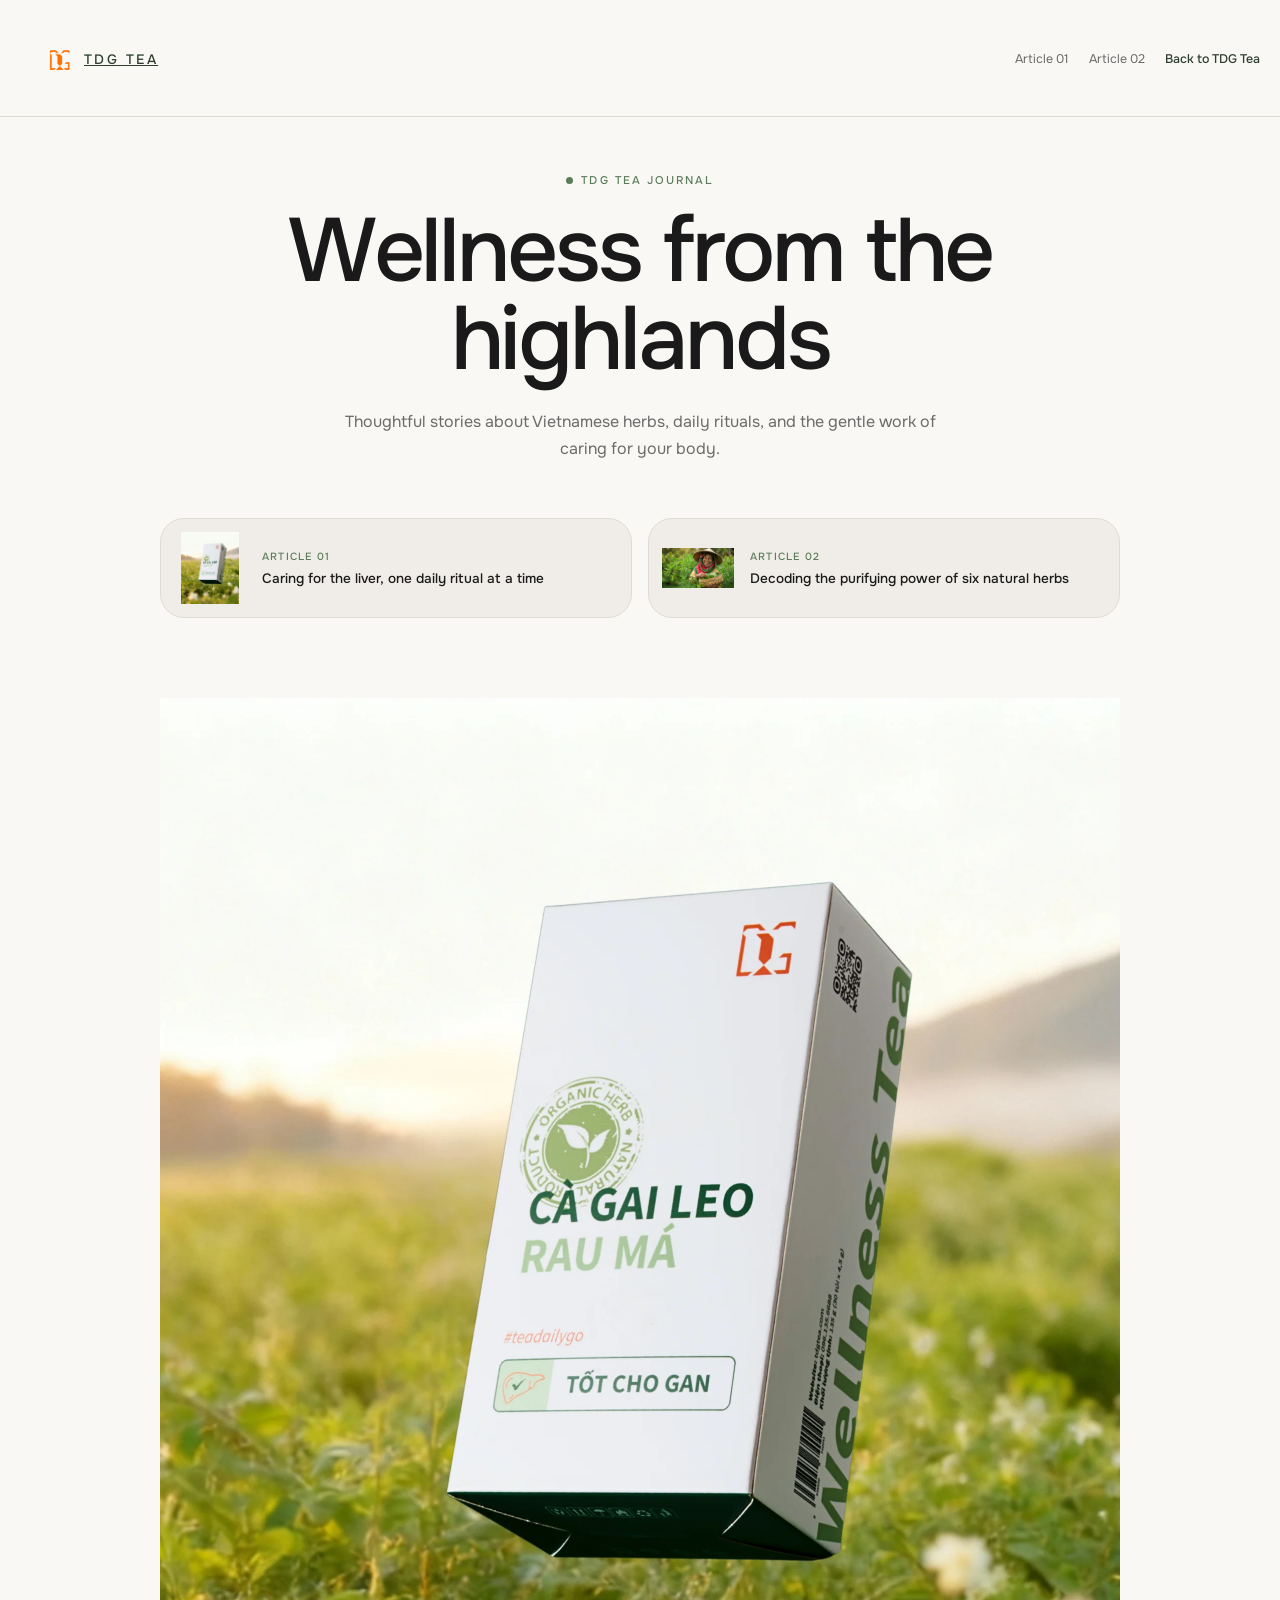
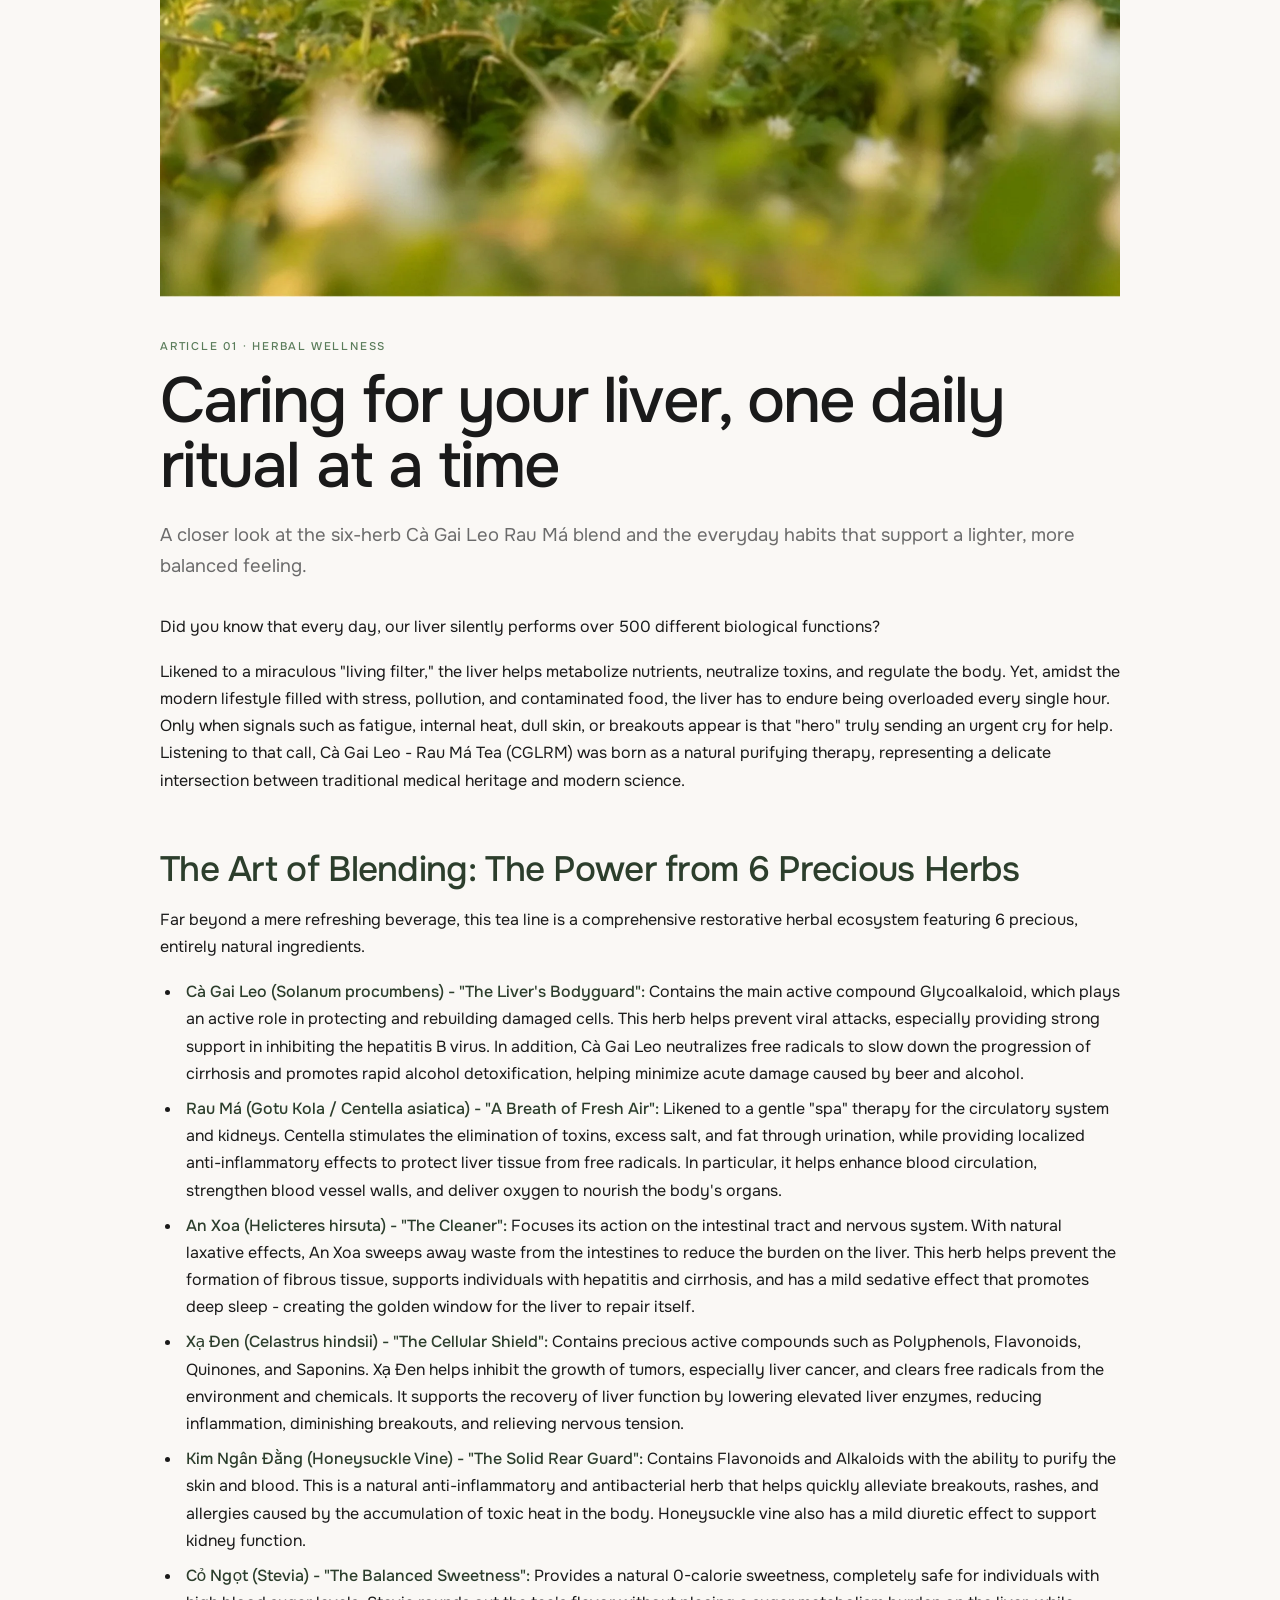
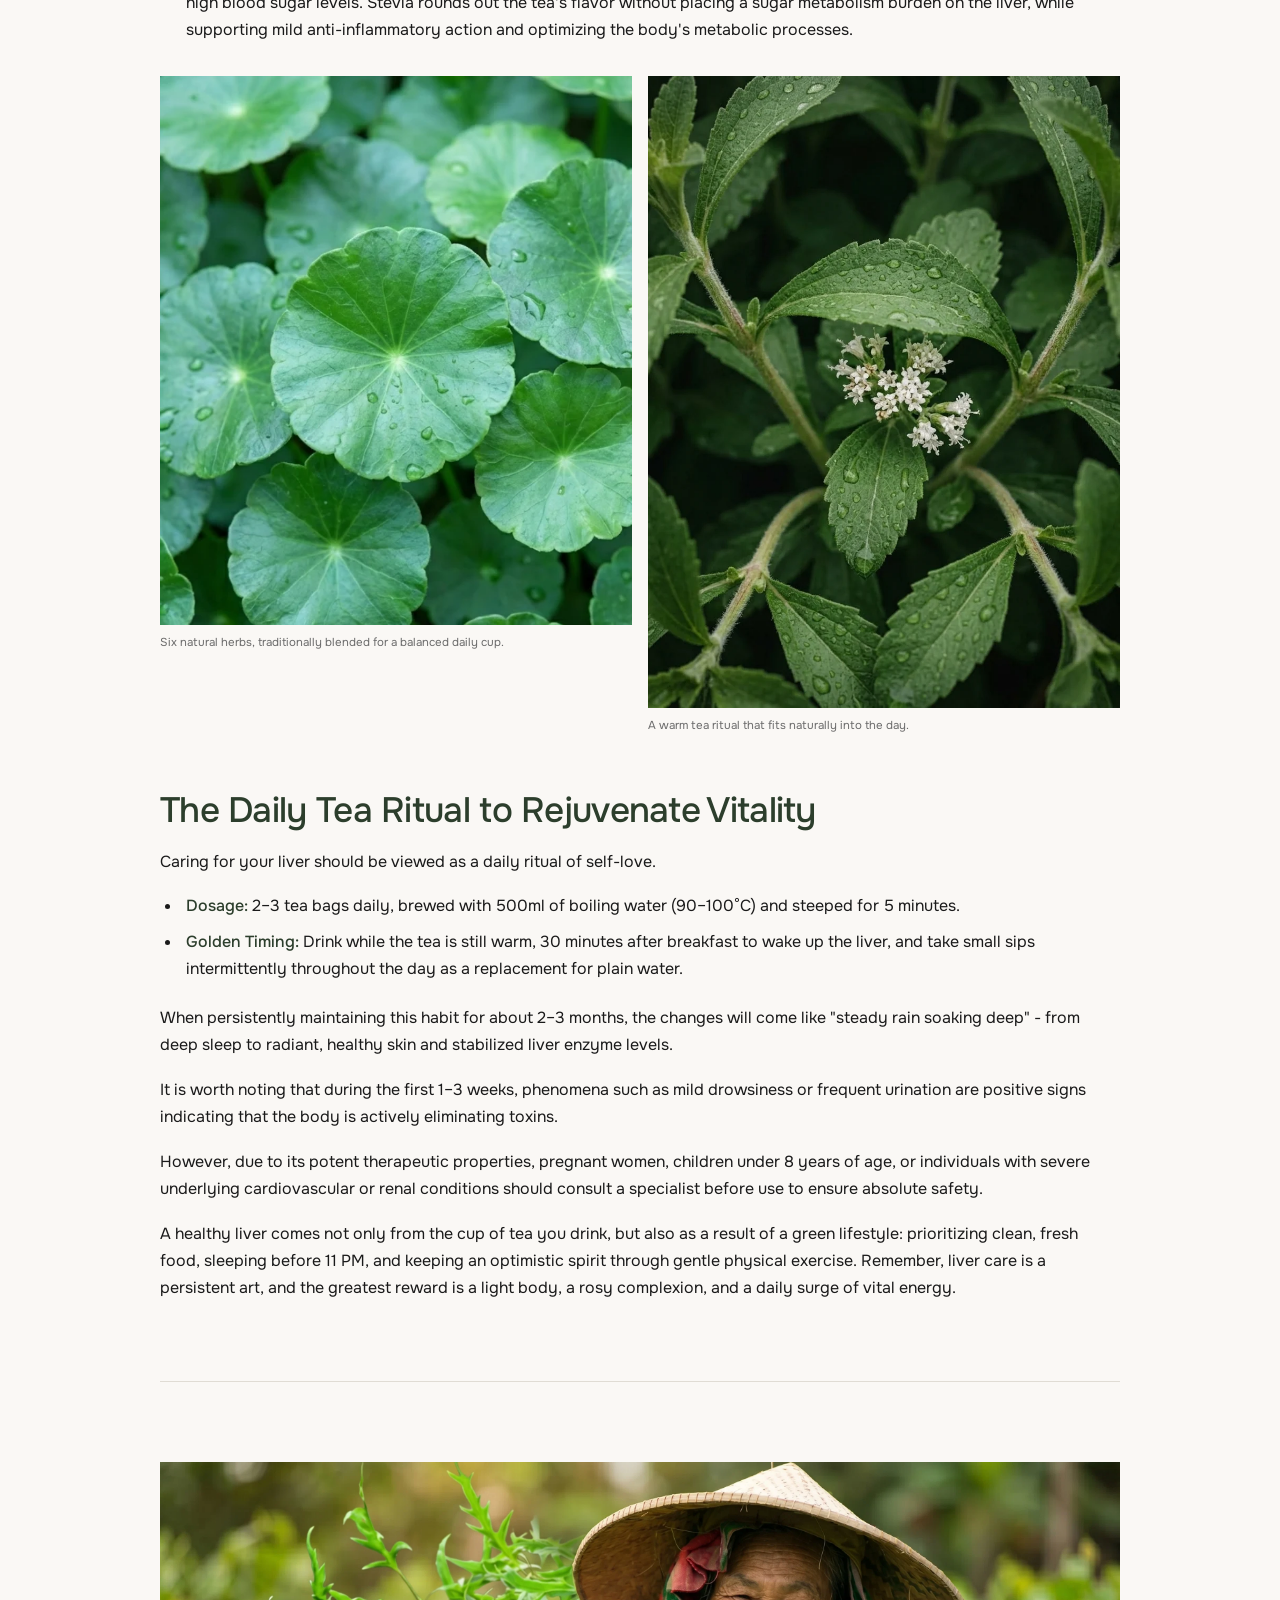
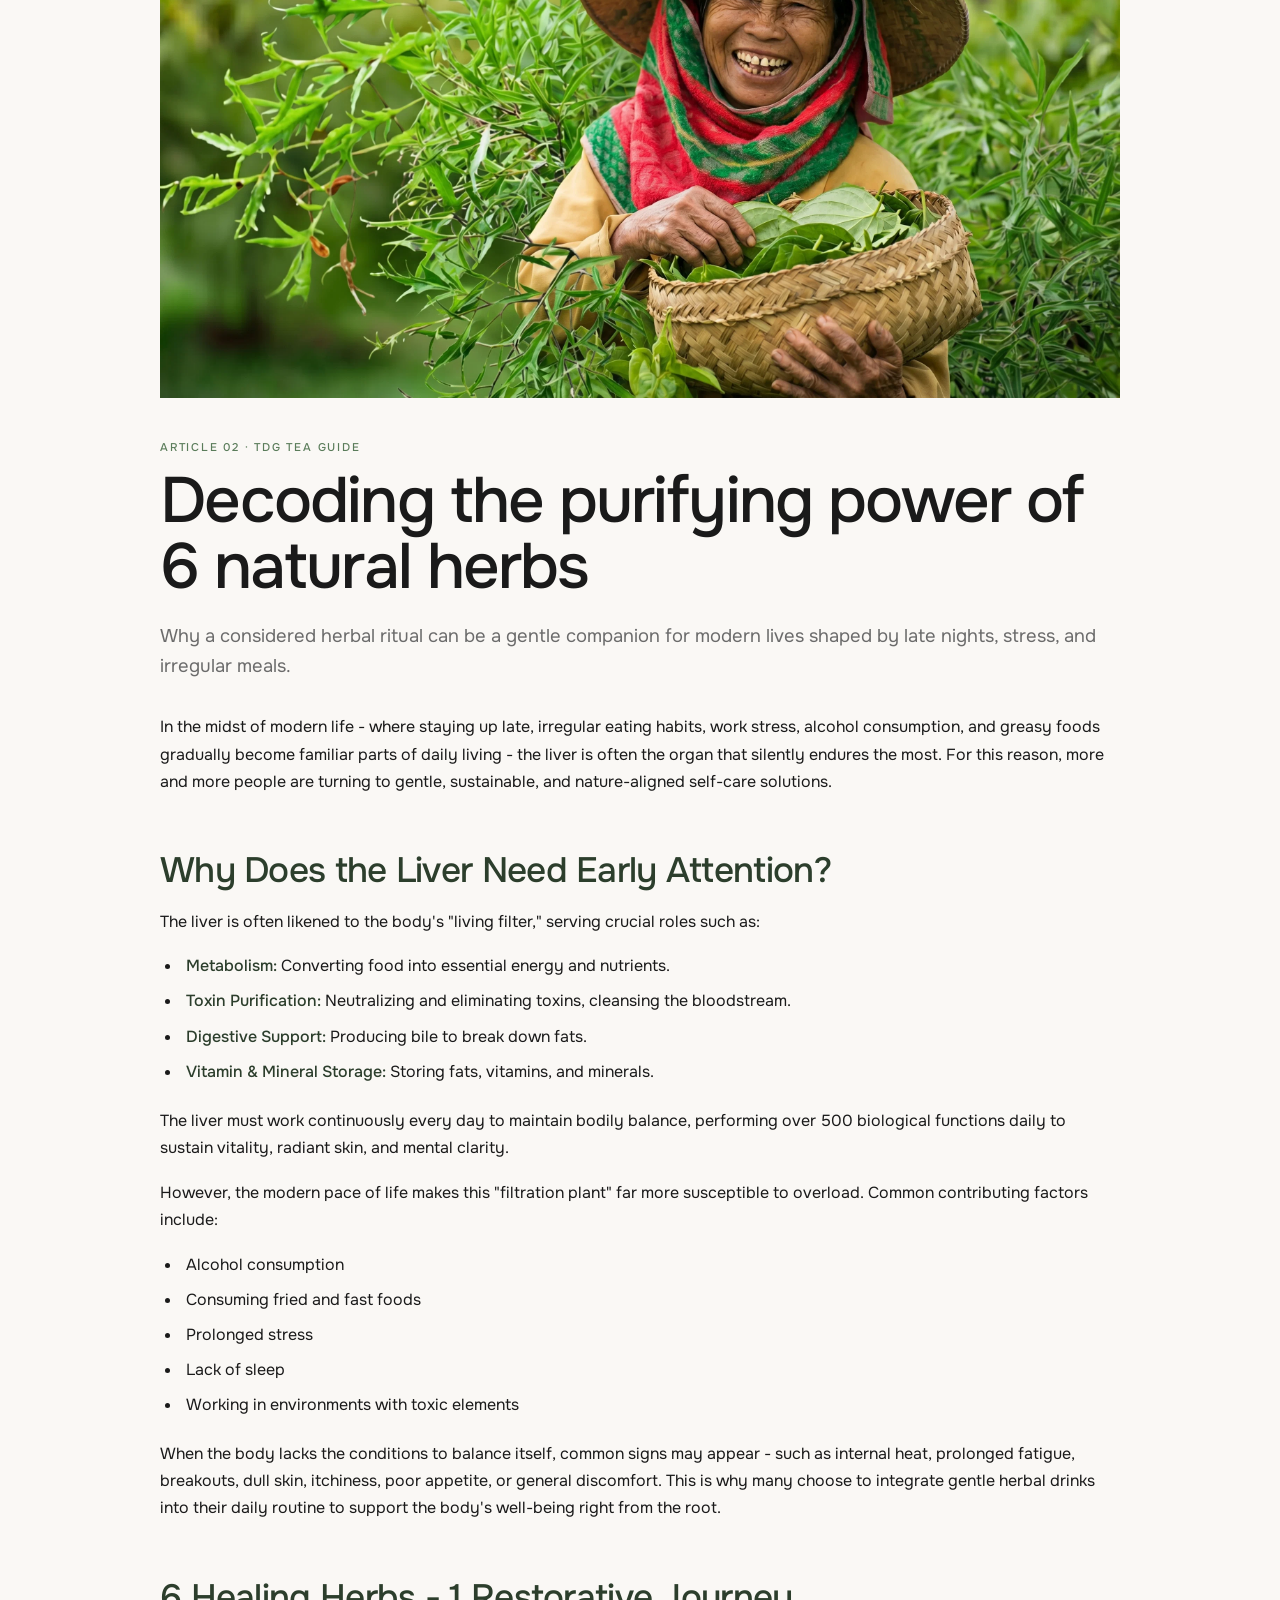
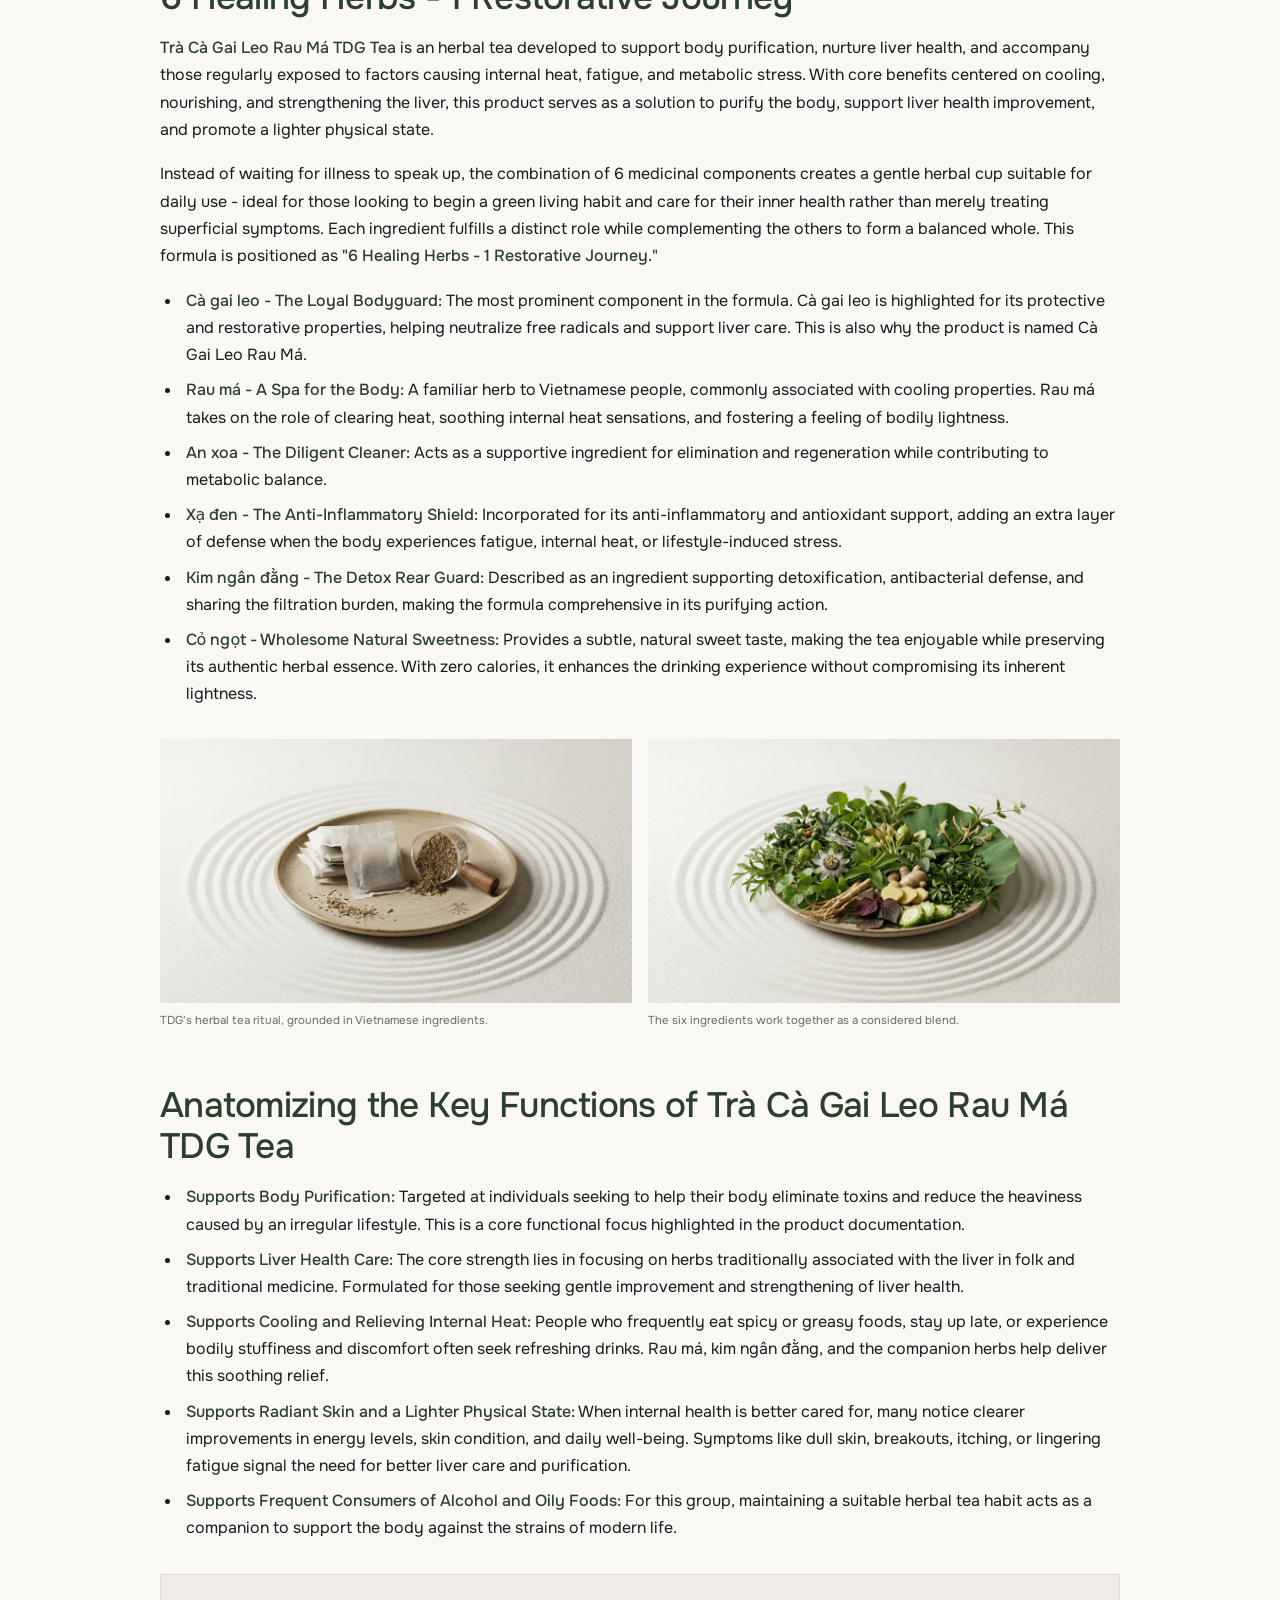
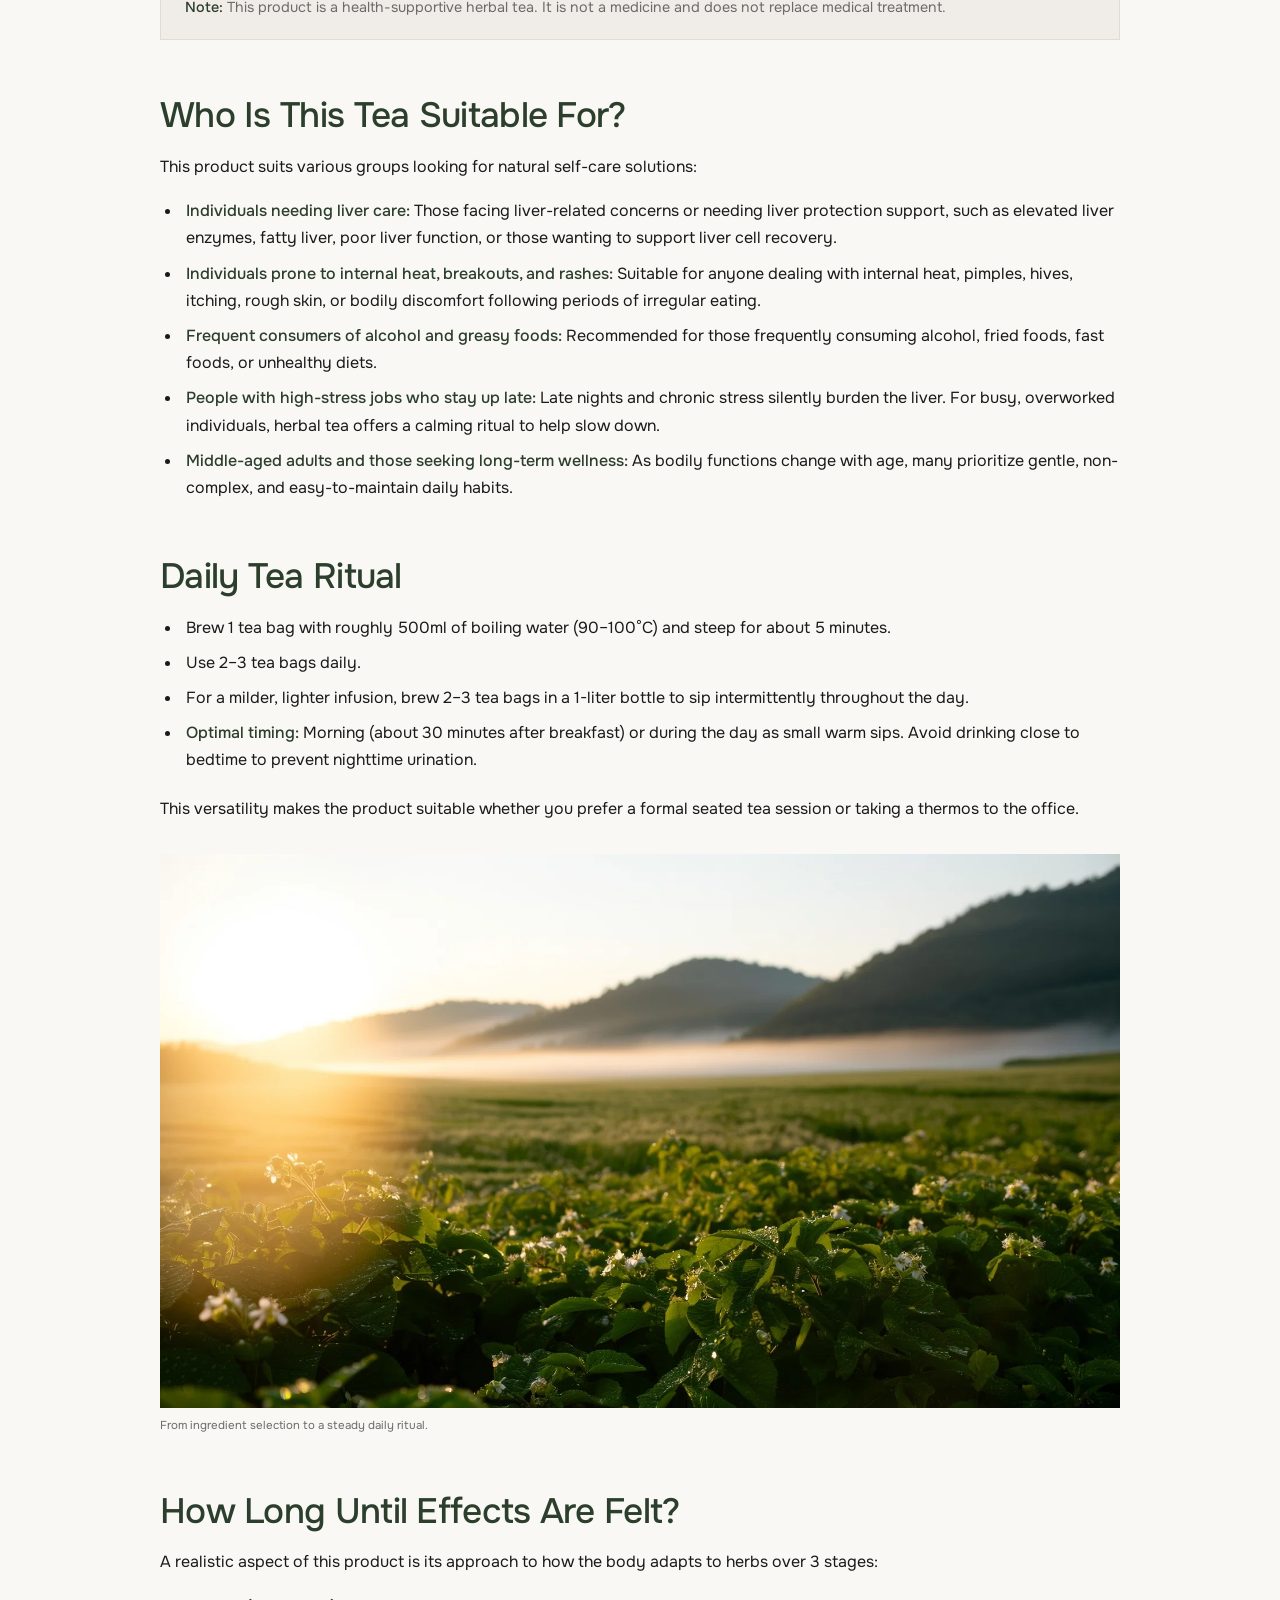
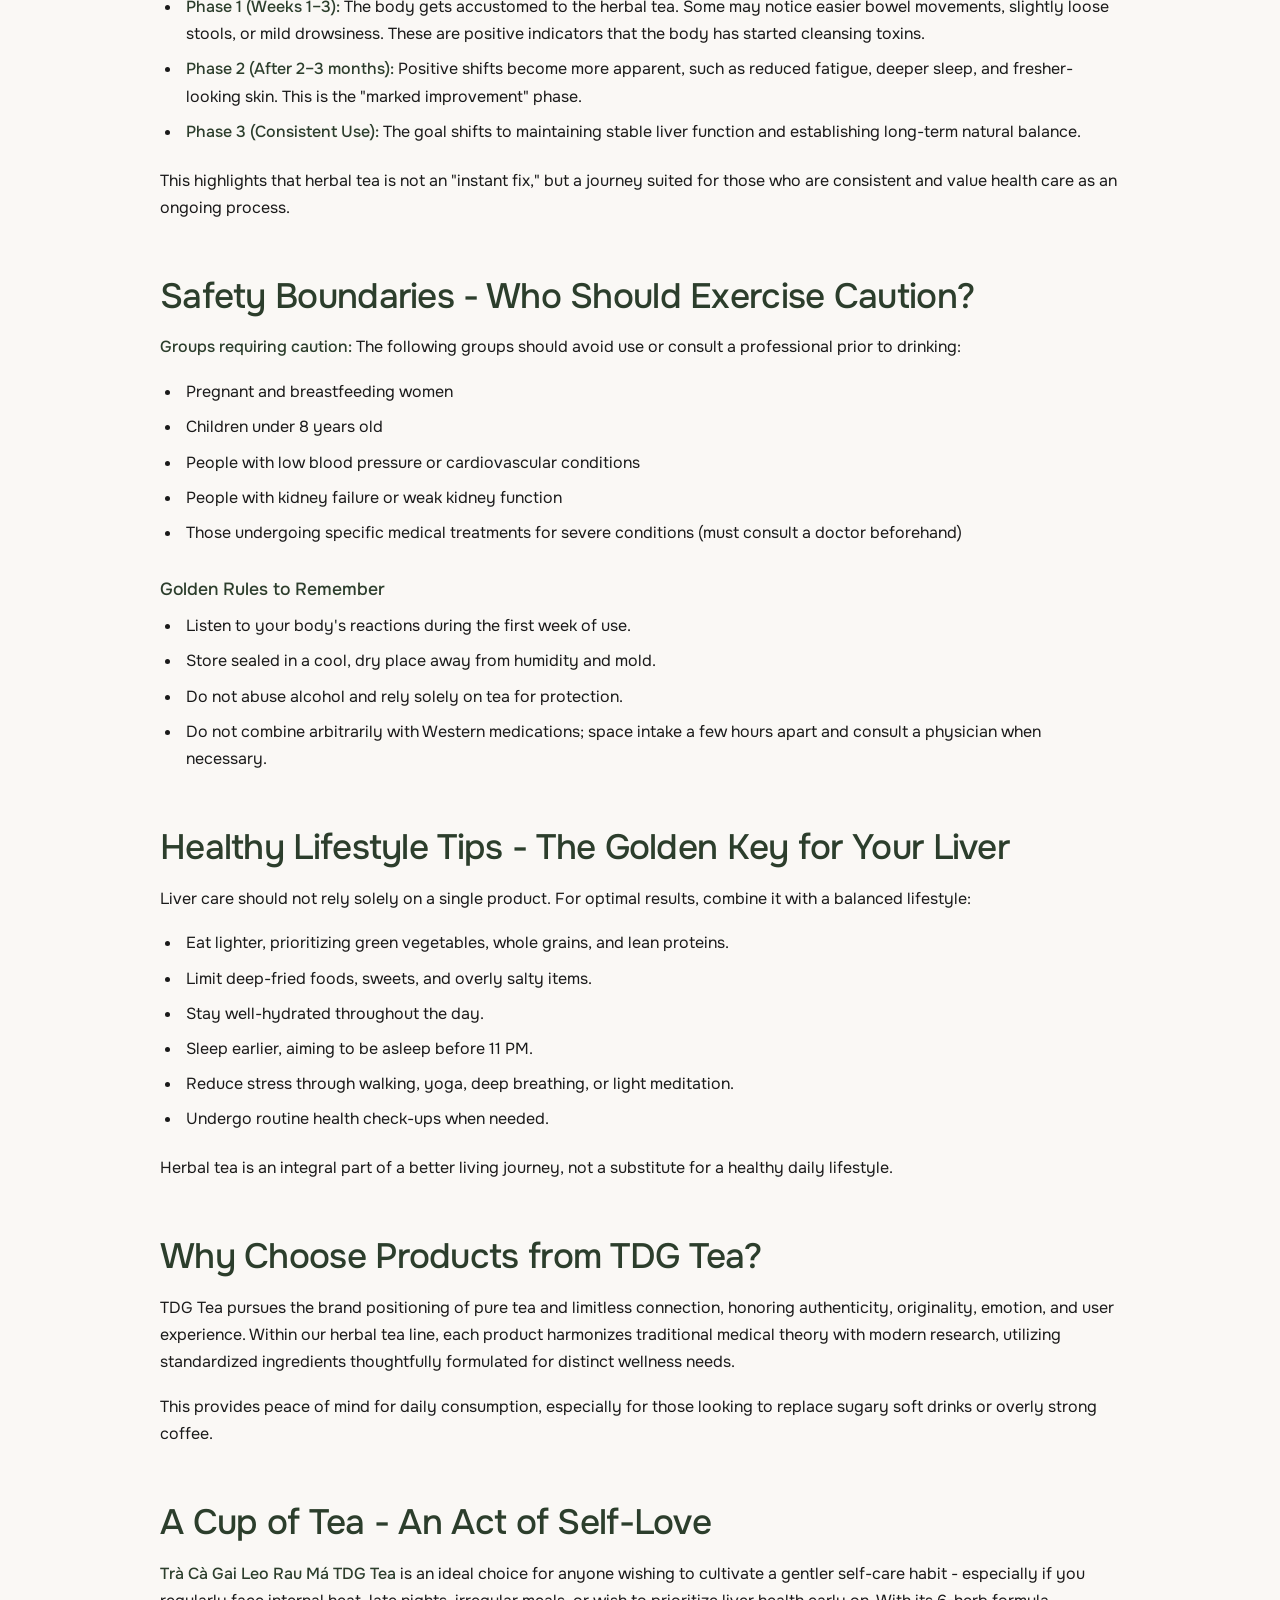
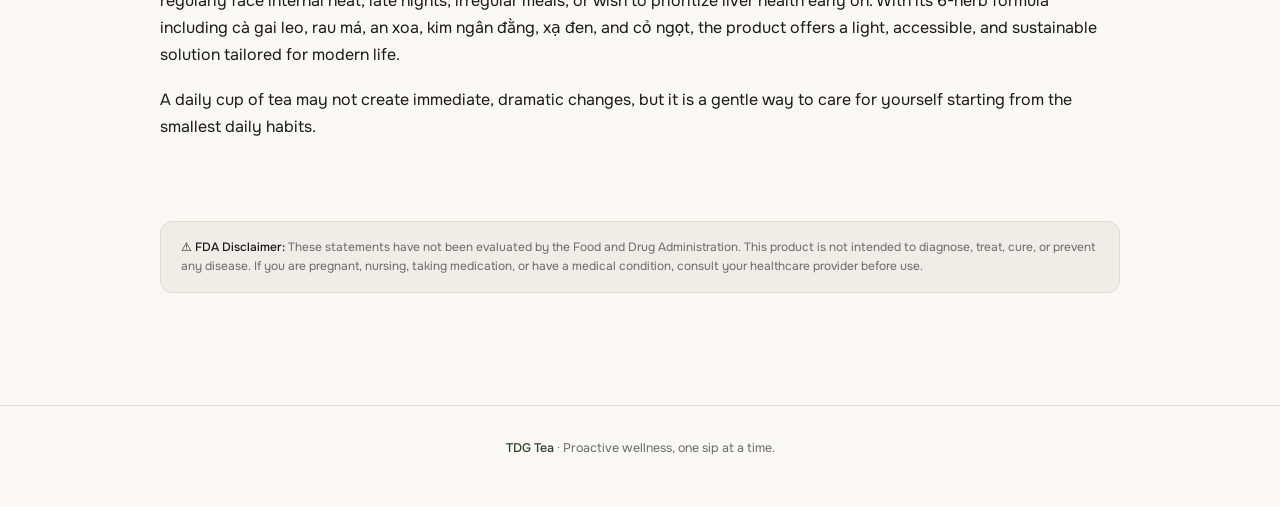
<file: website/blog.html>
<!DOCTYPE html>
<html lang="en">
<head>
<meta charset="UTF-8">
<meta name="viewport" content="width=device-width, initial-scale=1.0">
<title>TDG Tea Journal — Herbal Wellness Blog</title>
<meta name="description" content="Thoughtful stories about Vietnamese herbs, daily rituals, and the gentle work of caring for your body. Read the TDG Tea wellness journal.">
<meta name="keywords" content="herbal tea blog, wellness journal, Vietnamese herbs, tea rituals, TDG Tea, natural wellness">
<meta name="author" content="TDG Tea">
<meta name="robots" content="index, follow">
<link rel="canonical" href="https://tdgtea.com/blog.html">
<meta property="og:type" content="article">
<meta property="og:title" content="TDG Tea Journal — Herbal Wellness Blog">
<meta property="og:description" content="Thoughtful stories about Vietnamese herbs, daily rituals, and the gentle work of caring for your body.">
<meta property="og:image" content="https://tdgtea.com/og-cover.jpg">
<meta property="og:url" content="https://tdgtea.com/blog.html">
<meta property="og:site_name" content="TDG Tea">
<meta name="twitter:card" content="summary_large_image">
<meta name="twitter:title" content="TDG Tea Journal — Herbal Wellness Blog">
<meta name="twitter:description" content="Thoughtful stories about Vietnamese herbs, daily rituals, and the gentle work of caring for your body.">
<meta name="twitter:image" content="https://tdgtea.com/og-cover.jpg">
<script type="application/ld+json">
{"@context":"https://schema.org","@type":"Blog","name":"TDG Tea Journal","description":"Thoughtful stories about Vietnamese herbs, daily rituals, and the gentle work of caring for your body.","url":"https://tdgtea.com/blog.html","publisher":{"@type":"Organization","name":"TDG Tea"}}
</script>
<link rel="preconnect" href="https://fonts.googleapis.com">
<link rel="preconnect" href="https://fonts.gstatic.com" crossorigin>
<link href="https://fonts.googleapis.com/css2?family=Onest:wght@400;500&display=swap" rel="stylesheet">
<style>
*,*::before,*::after{box-sizing:border-box;margin:0}
:root{
  --background:#faf8f5;--surface:#f0ede8;--ink:#1a1a1a;--ink-soft:#6b6b6b;
  --brand:#5a7c5a;--brand-deep:#2c3e2c;--brand-light:#8fb98f;--hairline:#e0dcd4;
  --radius-card:1.5rem;--radius-pill:62.5rem;
}
html{scroll-behavior:smooth}
body{font-family:"Onest",system-ui,sans-serif;background:var(--background);color:var(--ink);line-height:1.7;overflow-x:hidden}
a{color:inherit}
:focus-visible{outline:2px solid var(--brand-light);outline-offset:3px}
.site-header{display:flex;align-items:center;justify-content:space-between;gap:1rem;padding:1.25rem 1.25rem 1rem;border-bottom:1px solid var(--hairline);background:rgba(250,248,245,.94);position:sticky;top:0;z-index:10;backdrop-filter:blur(14px)}
.brand{display:flex;align-items:center;gap:0;color:var(--brand-deep);font-size:.85rem;font-weight:500;text-transform:uppercase;letter-spacing:.18em;white-space:nowrap}
.brand svg{width:5rem;height:5rem;margin-right:-1rem;background:url("LOGO/57%20(2).png") center/contain no-repeat;stroke:transparent}.brand svg path{stroke:transparent}
.header-nav{display:flex;align-items:center;gap:1.25rem;font-size:.78rem;color:var(--ink-soft)}
.header-nav a{text-decoration:none;transition:color .25s ease}
.header-nav a:hover{color:var(--brand)}
.header-nav .back{color:var(--brand-deep);font-weight:500}
@media(max-width:640px){.header-nav a:not(.back){display:none}.site-header{padding-inline:1rem}}
main{max-width:76rem;margin:0 auto;padding:3rem 1rem 5rem}
.blog-article,.article-divider{width:min(100%,60rem)}
.page-intro{max-width:48rem;margin:0 auto 3.5rem;text-align:center}
.eyebrow{display:inline-flex;align-items:center;gap:.5rem;color:var(--brand);font-size:.7rem;font-weight:500;letter-spacing:.18em;text-transform:uppercase}
.eyebrow .dot{width:.45rem;height:.45rem;border-radius:50%;background:currentColor}
h1{font-size:clamp(2.8rem,7vw,5.8rem);font-weight:500;letter-spacing:-.035em;line-height:.98;margin-top:1rem}
.page-intro p{max-width:37rem;margin:1.5rem auto 0;color:var(--ink-soft);font-size:1rem}
.article-switcher{display:grid;grid-template-columns:repeat(2,minmax(0,1fr));gap:1rem;max-width:60rem;margin:0 auto 4rem}
.switcher-link{display:flex;align-items:center;gap:1rem;min-width:0;padding:.8rem;border:1px solid var(--hairline);background:var(--surface);border-radius:var(--radius-card);text-decoration:none;transition:border-color .25s ease,transform .25s ease}
.switcher-link:hover{border-color:var(--brand);transform:translateY(-3px)}
.switcher-link img{width:4.5rem;height:auto;max-height:4.5rem;object-fit:contain;border-radius:0;flex-shrink:0}
.switcher-link span{display:block;min-width:0}
.switcher-link small{display:block;color:var(--brand);font-size:.65rem;font-weight:500;letter-spacing:.12em;text-transform:uppercase}
.switcher-link strong{display:block;font-size:.85rem;line-height:1.3;font-weight:500;margin-top:.25rem}
@media(max-width:640px){.article-switcher{grid-template-columns:1fr}.switcher-link img{width:3.75rem;height:auto;max-height:3.75rem}}
.blog-article{max-width:60rem;margin:0 auto 5rem;padding-top:1rem;scroll-margin-top:6rem}
.blog-article:last-child{margin-bottom:0}
.article-cover{display:block;width:100%;height:auto;background:var(--surface)}
.article-header{width:100%;margin:2.5rem 0 2rem}
.article-label{color:var(--brand);font-size:.7rem;font-weight:500;letter-spacing:.16em;text-transform:uppercase}
.article-title{font-size:clamp(2rem,5vw,4.2rem);font-weight:500;letter-spacing:-.03em;line-height:1.03;margin-top:.75rem}
.article-lede{font-size:1.15rem;color:var(--ink-soft);margin-top:1.25rem;line-height:1.65}
.article-body{width:100%;font-size:1rem}
.article-body h2{font-size:clamp(1.4rem,3vw,2.2rem);font-weight:500;line-height:1.15;letter-spacing:-.02em;margin:3.5rem 0 1rem;color:var(--brand-deep)}
.article-body h3{font-size:1.1rem;font-weight:500;line-height:1.35;margin:2rem 0 .65rem;color:var(--brand-deep)}
.article-body p{margin:0 0 1.1rem}
.article-body ul{padding-left:1.35rem;margin:0 0 1.35rem}
.article-body li{padding-left:.25rem;margin:.5rem 0}
.article-body strong{font-weight:500;color:var(--brand-deep)}
.article-body blockquote{margin:2rem 0;padding:1.25rem 1.5rem;border-left:3px solid var(--brand);background:var(--surface);color:var(--ink-soft);font-size:.95rem}
.article-media{display:grid;grid-template-columns:repeat(2,minmax(0,1fr));gap:1rem;width:100%;margin:2rem 0 2.5rem}
.article-media figure{min-width:0}
.article-media img{display:block;width:100%;height:auto;background:var(--surface)}
.article-media figcaption{font-size:.72rem;color:var(--ink-soft);margin-top:.5rem}
.article-media.single{grid-template-columns:minmax(0,1fr)}
.article-divider{height:1px;background:var(--hairline);margin:0 auto 4rem}
.article-note{padding:1.25rem 1.5rem;border:1px solid var(--hairline);background:var(--surface);color:var(--ink-soft);font-size:.9rem;margin-top:2rem}
.fda-disclaimer{max-width:60rem;margin:2rem auto;padding:1rem 1.25rem;border:1px solid var(--hairline);border-radius:0.75rem;background:var(--surface);font-size:0.75rem;color:var(--ink-soft);line-height:1.6}
.fda-disclaimer strong{color:var(--ink);font-weight:500}
.footer{border-top:1px solid var(--hairline);padding:2rem 1rem 3rem;color:var(--ink-soft);font-size:.78rem;text-align:center}
.footer a{color:var(--brand-deep);text-decoration:none;font-weight:500}
@media(max-width:640px){main{padding-top:2rem}.article-header{margin-top:2rem}.article-body{font-size:.96rem}.article-media{grid-template-columns:1fr}}
</style>
</head>
<body>
<header class="site-header">
  <a class="brand" href="tdg_tea.html" aria-label="TDG Tea home">
    <svg viewBox="0 0 24 24" fill="none" stroke="currentColor" stroke-width="1.8" stroke-linecap="round"><path d="M12 2C6.5 2 2 6.5 2 12s4.5 10 10 10 10-4.5 10-10S17.5 2 12 2z"/><path d="M12 2c-3 3-3 7 0 10s7 3 10 0"/><path d="M12 22c3-3 3-7 0-10s-7-3-10 0"/></svg>
    TDG Tea
  </a>
  <nav class="header-nav" aria-label="Blog navigation">
    <a href="#blog1">Article 01</a>
    <a href="#blog2">Article 02</a>
    <a class="back" href="tdg_tea.html#origins">Back to TDG Tea</a>
  </nav>
</header>

<main>
  <header class="page-intro">
    <div class="eyebrow"><span class="dot"></span> TDG Tea Journal</div>
    <h1>Wellness from the highlands</h1>
    <p>Thoughtful stories about Vietnamese herbs, daily rituals, and the gentle work of caring for your body.</p>
  </header>

  <nav class="article-switcher" aria-label="Choose an article">
    <a class="switcher-link" href="#blog1">
      <img src="BLOG1/anh-bia-blog-1.webp" alt="Vietnamese highland herbs">
      <span><small>Article 01</small><strong>Caring for the liver, one daily ritual at a time</strong></span>
    </a>
    <a class="switcher-link" href="#blog2">
      <img src="BLOG2/anh-bia-blog-2.webp" alt="Sustainable herb garden">
      <span><small>Article 02</small><strong>Decoding the purifying power of six natural herbs</strong></span>
    </a>
  </nav>

  <article class="blog-article" id="blog1">
    <img class="article-cover" src="BLOG1/anh-bia-blog-1.webp" alt="Vietnamese highland herbs for Cà Gai Leo Rau Má TDG Tea">
    <header class="article-header">
      <div class="article-label">Article 01 · Herbal wellness</div>
      <h2 class="article-title">Caring for your liver, one daily ritual at a time</h2>
      <p class="article-lede">A closer look at the six-herb Cà Gai Leo Rau Má blend and the everyday habits that support a lighter, more balanced feeling.</p>
    </header>
    <div class="article-body">
      <p>Did you know that every day, our liver silently performs over 500 different biological functions?</p>
      <p>Likened to a miraculous "living filter," the liver helps metabolize nutrients, neutralize toxins, and regulate the body. Yet, amidst the modern lifestyle filled with stress, pollution, and contaminated food, the liver has to endure being overloaded every single hour. Only when signals such as fatigue, internal heat, dull skin, or breakouts appear is that "hero" truly sending an urgent cry for help. Listening to that call, Cà Gai Leo - Rau Má Tea (CGLRM) was born as a natural purifying therapy, representing a delicate intersection between traditional medical heritage and modern science.</p>

      <h2>The Art of Blending: The Power from 6 Precious Herbs</h2>
      <p>Far beyond a mere refreshing beverage, this tea line is a comprehensive restorative herbal ecosystem featuring 6 precious, entirely natural ingredients.</p>
      <ul>
        <li><strong>Cà Gai Leo (Solanum procumbens) - "The Liver's Bodyguard":</strong> Contains the main active compound Glycoalkaloid, which plays an active role in protecting and rebuilding damaged cells. This herb helps prevent viral attacks, especially providing strong support in inhibiting the hepatitis B virus. In addition, Cà Gai Leo neutralizes free radicals to slow down the progression of cirrhosis and promotes rapid alcohol detoxification, helping minimize acute damage caused by beer and alcohol.</li>
        <li><strong>Rau Má (Gotu Kola / Centella asiatica) - "A Breath of Fresh Air":</strong> Likened to a gentle "spa" therapy for the circulatory system and kidneys. Centella stimulates the elimination of toxins, excess salt, and fat through urination, while providing localized anti-inflammatory effects to protect liver tissue from free radicals. In particular, it helps enhance blood circulation, strengthen blood vessel walls, and deliver oxygen to nourish the body's organs.</li>
        <li><strong>An Xoa (Helicteres hirsuta) - "The Cleaner":</strong> Focuses its action on the intestinal tract and nervous system. With natural laxative effects, An Xoa sweeps away waste from the intestines to reduce the burden on the liver. This herb helps prevent the formation of fibrous tissue, supports individuals with hepatitis and cirrhosis, and has a mild sedative effect that promotes deep sleep - creating the golden window for the liver to repair itself.</li>
        <li><strong>Xạ Đen (Celastrus hindsii) - "The Cellular Shield":</strong> Contains precious active compounds such as Polyphenols, Flavonoids, Quinones, and Saponins. Xạ Đen helps inhibit the growth of tumors, especially liver cancer, and clears free radicals from the environment and chemicals. It supports the recovery of liver function by lowering elevated liver enzymes, reducing inflammation, diminishing breakouts, and relieving nervous tension.</li>
        <li><strong>Kim Ngân Đằng (Honeysuckle Vine) - "The Solid Rear Guard":</strong> Contains Flavonoids and Alkaloids with the ability to purify the skin and blood. This is a natural anti-inflammatory and antibacterial herb that helps quickly alleviate breakouts, rashes, and allergies caused by the accumulation of toxic heat in the body. Honeysuckle vine also has a mild diuretic effect to support kidney function.</li>
        <li><strong>Cỏ Ngọt (Stevia) - "The Balanced Sweetness":</strong> Provides a natural 0-calorie sweetness, completely safe for individuals with high blood sugar levels. Stevia rounds out the tea's flavor without placing a sugar metabolism burden on the liver, while supporting mild anti-inflammatory action and optimizing the body's metabolic processes.</li>
      </ul>

      <div class="article-media">
        <figure><img loading="lazy" src="BLOG1/image_6.webp" alt="Natural herbs used in the Cà Gai Leo Rau Má blend"><figcaption>Six natural herbs, traditionally blended for a balanced daily cup.</figcaption></figure>
        <figure><img loading="lazy" src="BLOG1/image_8.webp" alt="A warm cup of herbal tea"><figcaption>A warm tea ritual that fits naturally into the day.</figcaption></figure>
      </div>

      <h2>The Daily Tea Ritual to Rejuvenate Vitality</h2>
      <p>Caring for your liver should be viewed as a daily ritual of self-love.</p>
      <ul>
        <li><strong>Dosage:</strong> 2–3 tea bags daily, brewed with 500ml of boiling water (90–100°C) and steeped for 5 minutes.</li>
        <li><strong>Golden Timing:</strong> Drink while the tea is still warm, 30 minutes after breakfast to wake up the liver, and take small sips intermittently throughout the day as a replacement for plain water.</li>
      </ul>
      <p>When persistently maintaining this habit for about 2–3 months, the changes will come like "steady rain soaking deep" - from deep sleep to radiant, healthy skin and stabilized liver enzyme levels.</p>
      <p>It is worth noting that during the first 1–3 weeks, phenomena such as mild drowsiness or frequent urination are positive signs indicating that the body is actively eliminating toxins.</p>
      <p>However, due to its potent therapeutic properties, pregnant women, children under 8 years of age, or individuals with severe underlying cardiovascular or renal conditions should consult a specialist before use to ensure absolute safety.</p>
      <p>A healthy liver comes not only from the cup of tea you drink, but also as a result of a green lifestyle: prioritizing clean, fresh food, sleeping before 11 PM, and keeping an optimistic spirit through gentle physical exercise. Remember, liver care is a persistent art, and the greatest reward is a light body, a rosy complexion, and a daily surge of vital energy.</p>
    </div>
  </article>

  <div class="article-divider"></div>

  <article class="blog-article" id="blog2">
    <img class="article-cover" src="BLOG2/anh-bia-blog-2.webp" alt="Sustainable herb gardens for TDG Tea">
    <header class="article-header">
      <div class="article-label">Article 02 · TDG Tea guide</div>
      <h2 class="article-title">Decoding the purifying power of 6 natural herbs</h2>
      <p class="article-lede">Why a considered herbal ritual can be a gentle companion for modern lives shaped by late nights, stress, and irregular meals.</p>
    </header>
    <div class="article-body">
      <p>In the midst of modern life - where staying up late, irregular eating habits, work stress, alcohol consumption, and greasy foods gradually become familiar parts of daily living - the liver is often the organ that silently endures the most. For this reason, more and more people are turning to gentle, sustainable, and nature-aligned self-care solutions.</p>

      <h2>Why Does the Liver Need Early Attention?</h2>
      <p>The liver is often likened to the body's "living filter," serving crucial roles such as:</p>
      <ul>
        <li><strong>Metabolism:</strong> Converting food into essential energy and nutrients.</li>
        <li><strong>Toxin Purification:</strong> Neutralizing and eliminating toxins, cleansing the bloodstream.</li>
        <li><strong>Digestive Support:</strong> Producing bile to break down fats.</li>
        <li><strong>Vitamin &amp; Mineral Storage:</strong> Storing fats, vitamins, and minerals.</li>
      </ul>
      <p>The liver must work continuously every day to maintain bodily balance, performing over 500 biological functions daily to sustain vitality, radiant skin, and mental clarity.</p>
      <p>However, the modern pace of life makes this "filtration plant" far more susceptible to overload. Common contributing factors include:</p>
      <ul>
        <li>Alcohol consumption</li><li>Consuming fried and fast foods</li><li>Prolonged stress</li><li>Lack of sleep</li><li>Working in environments with toxic elements</li>
      </ul>
      <p>When the body lacks the conditions to balance itself, common signs may appear - such as internal heat, prolonged fatigue, breakouts, dull skin, itchiness, poor appetite, or general discomfort. This is why many choose to integrate gentle herbal drinks into their daily routine to support the body's well-being right from the root.</p>

      <h2>6 Healing Herbs - 1 Restorative Journey</h2>
      <p><strong>Trà Cà Gai Leo Rau Má TDG Tea</strong> is an herbal tea developed to support body purification, nurture liver health, and accompany those regularly exposed to factors causing internal heat, fatigue, and metabolic stress. With core benefits centered on cooling, nourishing, and strengthening the liver, this product serves as a solution to purify the body, support liver health improvement, and promote a lighter physical state.</p>
      <p>Instead of waiting for illness to speak up, the combination of 6 medicinal components creates a gentle herbal cup suitable for daily use - ideal for those looking to begin a green living habit and care for their inner health rather than merely treating superficial symptoms. Each ingredient fulfills a distinct role while complementing the others to form a balanced whole. This formula is positioned as <strong>"6 Healing Herbs - 1 Restorative Journey."</strong></p>
      <ul>
        <li><strong>Cà gai leo - The Loyal Bodyguard:</strong> The most prominent component in the formula. Cà gai leo is highlighted for its protective and restorative properties, helping neutralize free radicals and support liver care. This is also why the product is named Cà Gai Leo Rau Má.</li>
        <li><strong>Rau má - A Spa for the Body:</strong> A familiar herb to Vietnamese people, commonly associated with cooling properties. Rau má takes on the role of clearing heat, soothing internal heat sensations, and fostering a feeling of bodily lightness.</li>
        <li><strong>An xoa - The Diligent Cleaner:</strong> Acts as a supportive ingredient for elimination and regeneration while contributing to metabolic balance.</li>
        <li><strong>Xạ đen - The Anti-Inflammatory Shield:</strong> Incorporated for its anti-inflammatory and antioxidant support, adding an extra layer of defense when the body experiences fatigue, internal heat, or lifestyle-induced stress.</li>
        <li><strong>Kim ngân đằng - The Detox Rear Guard:</strong> Described as an ingredient supporting detoxification, antibacterial defense, and sharing the filtration burden, making the formula comprehensive in its purifying action.</li>
        <li><strong>Cỏ ngọt - Wholesome Natural Sweetness:</strong> Provides a subtle, natural sweet taste, making the tea enjoyable while preserving its authentic herbal essence. With zero calories, it enhances the drinking experience without compromising its inherent lightness.</li>
      </ul>

      <div class="article-media">
        <figure><img loading="lazy" src="BLOG2/tui_l_c.webp" alt="TDG Cà Gai Leo Rau Má tea packaging"><figcaption>TDG's herbal tea ritual, grounded in Vietnamese ingredients.</figcaption></figure>
        <figure><img loading="lazy" src="BLOG2/nguyen_li_u.webp" alt="Natural herbal ingredients for TDG Tea"><figcaption>The six ingredients work together as a considered blend.</figcaption></figure>
      </div>

      <h2>Anatomizing the Key Functions of Trà Cà Gai Leo Rau Má TDG Tea</h2>
      <ul>
        <li><strong>Supports Body Purification:</strong> Targeted at individuals seeking to help their body eliminate toxins and reduce the heaviness caused by an irregular lifestyle. This is a core functional focus highlighted in the product documentation.</li>
        <li><strong>Supports Liver Health Care:</strong> The core strength lies in focusing on herbs traditionally associated with the liver in folk and traditional medicine. Formulated for those seeking gentle improvement and strengthening of liver health.</li>
        <li><strong>Supports Cooling and Relieving Internal Heat:</strong> People who frequently eat spicy or greasy foods, stay up late, or experience bodily stuffiness and discomfort often seek refreshing drinks. Rau má, kim ngân đằng, and the companion herbs help deliver this soothing relief.</li>
        <li><strong>Supports Radiant Skin and a Lighter Physical State:</strong> When internal health is better cared for, many notice clearer improvements in energy levels, skin condition, and daily well-being. Symptoms like dull skin, breakouts, itching, or lingering fatigue signal the need for better liver care and purification.</li>
        <li><strong>Supports Frequent Consumers of Alcohol and Oily Foods:</strong> For this group, maintaining a suitable herbal tea habit acts as a companion to support the body against the strains of modern life.</li>
      </ul>
      <div class="article-note"><strong>Note:</strong> This product is a health-supportive herbal tea. It is not a medicine and does not replace medical treatment.</div>

      <h2>Who Is This Tea Suitable For?</h2>
      <p>This product suits various groups looking for natural self-care solutions:</p>
      <ul>
        <li><strong>Individuals needing liver care:</strong> Those facing liver-related concerns or needing liver protection support, such as elevated liver enzymes, fatty liver, poor liver function, or those wanting to support liver cell recovery.</li>
        <li><strong>Individuals prone to internal heat, breakouts, and rashes:</strong> Suitable for anyone dealing with internal heat, pimples, hives, itching, rough skin, or bodily discomfort following periods of irregular eating.</li>
        <li><strong>Frequent consumers of alcohol and greasy foods:</strong> Recommended for those frequently consuming alcohol, fried foods, fast foods, or unhealthy diets.</li>
        <li><strong>People with high-stress jobs who stay up late:</strong> Late nights and chronic stress silently burden the liver. For busy, overworked individuals, herbal tea offers a calming ritual to help slow down.</li>
        <li><strong>Middle-aged adults and those seeking long-term wellness:</strong> As bodily functions change with age, many prioritize gentle, non-complex, and easy-to-maintain daily habits.</li>
      </ul>

      <h2>Daily Tea Ritual</h2>
      <ul>
        <li>Brew 1 tea bag with roughly 500ml of boiling water (90–100°C) and steep for about 5 minutes.</li>
        <li>Use 2–3 tea bags daily.</li>
        <li>For a milder, lighter infusion, brew 2–3 tea bags in a 1-liter bottle to sip intermittently throughout the day.</li>
        <li><strong>Optimal timing:</strong> Morning (about 30 minutes after breakfast) or during the day as small warm sips. Avoid drinking close to bedtime to prevent nighttime urination.</li>
      </ul>
      <p>This versatility makes the product suitable whether you prefer a formal seated tea session or taking a thermos to the office.</p>

      <div class="article-media single">
        <figure><img loading="lazy" src="BLOG2/nguyen_li_u23.webp" alt="Herbal ingredients prepared for a TDG Tea blend"><figcaption>From ingredient selection to a steady daily ritual.</figcaption></figure>
      </div>

      <h2>How Long Until Effects Are Felt?</h2>
      <p>A realistic aspect of this product is its approach to how the body adapts to herbs over 3 stages:</p>
      <ul>
        <li><strong>Phase 1 (Weeks 1–3):</strong> The body gets accustomed to the herbal tea. Some may notice easier bowel movements, slightly loose stools, or mild drowsiness. These are positive indicators that the body has started cleansing toxins.</li>
        <li><strong>Phase 2 (After 2–3 months):</strong> Positive shifts become more apparent, such as reduced fatigue, deeper sleep, and fresher-looking skin. This is the "marked improvement" phase.</li>
        <li><strong>Phase 3 (Consistent Use):</strong> The goal shifts to maintaining stable liver function and establishing long-term natural balance.</li>
      </ul>
      <p>This highlights that herbal tea is not an "instant fix," but a journey suited for those who are consistent and value health care as an ongoing process.</p>

      <h2>Safety Boundaries - Who Should Exercise Caution?</h2>
      <p><strong>Groups requiring caution:</strong> The following groups should avoid use or consult a professional prior to drinking:</p>
      <ul>
        <li>Pregnant and breastfeeding women</li><li>Children under 8 years old</li><li>People with low blood pressure or cardiovascular conditions</li><li>People with kidney failure or weak kidney function</li><li>Those undergoing specific medical treatments for severe conditions (must consult a doctor beforehand)</li>
      </ul>
      <h3>Golden Rules to Remember</h3>
      <ul>
        <li>Listen to your body's reactions during the first week of use.</li>
        <li>Store sealed in a cool, dry place away from humidity and mold.</li>
        <li>Do not abuse alcohol and rely solely on tea for protection.</li>
        <li>Do not combine arbitrarily with Western medications; space intake a few hours apart and consult a physician when necessary.</li>
      </ul>

      <h2>Healthy Lifestyle Tips - The Golden Key for Your Liver</h2>
      <p>Liver care should not rely solely on a single product. For optimal results, combine it with a balanced lifestyle:</p>
      <ul>
        <li>Eat lighter, prioritizing green vegetables, whole grains, and lean proteins.</li><li>Limit deep-fried foods, sweets, and overly salty items.</li><li>Stay well-hydrated throughout the day.</li><li>Sleep earlier, aiming to be asleep before 11 PM.</li><li>Reduce stress through walking, yoga, deep breathing, or light meditation.</li><li>Undergo routine health check-ups when needed.</li>
      </ul>
      <p>Herbal tea is an integral part of a better living journey, not a substitute for a healthy daily lifestyle.</p>

      <h2>Why Choose Products from TDG Tea?</h2>
      <p>TDG Tea pursues the brand positioning of pure tea and limitless connection, honoring authenticity, originality, emotion, and user experience. Within our herbal tea line, each product harmonizes traditional medical theory with modern research, utilizing standardized ingredients thoughtfully formulated for distinct wellness needs.</p>
      <p>This provides peace of mind for daily consumption, especially for those looking to replace sugary soft drinks or overly strong coffee.</p>

      <h2>A Cup of Tea - An Act of Self-Love</h2>
      <p><strong>Trà Cà Gai Leo Rau Má TDG Tea</strong> is an ideal choice for anyone wishing to cultivate a gentler self-care habit - especially if you regularly face internal heat, late nights, irregular meals, or wish to prioritize liver health early on. With its 6-herb formula including cà gai leo, rau má, an xoa, kim ngân đằng, xạ đen, and cỏ ngọt, the product offers a light, accessible, and sustainable solution tailored for modern life.</p>
      <p>A daily cup of tea may not create immediate, dramatic changes, but it is a gentle way to care for yourself starting from the smallest daily habits.</p>
    </div>
  </article>

  <div class="fda-disclaimer"><strong>⚠ FDA Disclaimer:</strong> These statements have not been evaluated by the Food and Drug Administration. This product is not intended to diagnose, treat, cure, or prevent any disease. If you are pregnant, nursing, taking medication, or have a medical condition, consult your healthcare provider before use.</div>
</main>

<footer class="footer">
  <a href="tdg_tea.html">TDG Tea</a> · Proactive wellness, one sip at a time.
</footer>
</body>
</html>
</file>
<file: assets/css/mobile-fixes.css>
/* ============================================
   TDG Tea — Mobile Fixes (VINRO-19)
   Drop-in stylesheet: link AFTER existing styles
   ============================================ */

/* ---------- 1. Overflow-x fix (root cause) ---------- */
html, body {
  overflow-x: hidden;
  overflow-x: clip; /* modern, no scroll-bar jump */
}
.shell, .page, main {
  overflow-x: hidden;
  overflow-x: clip;
}
/* Prevent any child from creating horizontal scroll */
*, *::before, *::after {
  max-width: 100%;
}
img, video, iframe, svg {
  max-width: 100%;
  height: auto;
}

/* ---------- 2. 100dvh hero (mobile viewport units) ---------- */
.product-visual {
  min-height: 28rem; /* fallback */
  min-height: 100dvh; /* dynamic viewport height */
}
@media (min-width: 768px) {
  .product-visual {
    min-height: 42rem;
    min-height: 100dvh;
  }
}
/* Hero sections on index.html */
.hero, .hero-section, [class*="hero"] {
  min-height: 100vh; /* fallback */
  min-height: 100dvh;
}

/* ---------- 3. Disable parallax / sticky blur on iOS & touch ---------- */
@media (hover: none), (pointer: coarse) {
  .site-header {
    position: relative; /* remove sticky on touch */
    backdrop-filter: none;
    -webkit-backdrop-filter: none;
  }
  /* Kill any parallax transforms on touch devices */
  [data-parallax], .parallax, [class*="parallax"] {
    transform: none !important;
    will-change: auto !important;
  }
}
/* iOS-specific: backdrop-filter causes repaint storms */
@supports (-webkit-touch-callout: none) {
  .site-header {
    backdrop-filter: none;
    -webkit-backdrop-filter: none;
    background: rgba(250,248,245,.98); /* solid fallback */
  }
}

/* ---------- 4. Carousel / switcher swipe support ---------- */
.product-switcher {
  scroll-snap-type: x mandatory;
  -webkit-overflow-scrolling: touch;
  overscroll-behavior-x: contain;
}
.product-switcher button {
  scroll-snap-align: start;
  touch-action: pan-x pan-y; /* allow vertical scroll, horizontal swipe */
  min-height: 44px; /* Apple HIG touch target */
  min-width: 44px;
}
/* Hide scrollbar but keep swipe */
.product-switcher::-webkit-scrollbar {
  display: none;
}
.product-switcher {
  -ms-overflow-style: none;
  scrollbar-width: none;
}

/* ---------- 5. Remove duplicate burger / fix nav overlap ---------- */
.header-nav {
  flex-wrap: wrap;
  gap: 0.5rem;
}
@media (max-width: 640px) {
  .header-nav a:not(.back):not(.back-link) {
    display: none; /* hide non-essential links on mobile */
  }
  .header {
    padding: 1rem;
  }
  .brand svg {
    width: 3.5rem;
    height: 3.5rem;
    margin-right: -0.75rem;
  }
  .brand {
    font-size: 0.85rem;
    letter-spacing: 0.15em;
  }
}

/* ---------- 6. General mobile polish ---------- */
@media (max-width: 640px) {
  .product-intro {
    padding: 2rem 1rem 3rem;
    gap: 1.5rem;
  }
  .product-title {
    font-size: clamp(2rem, 10vw, 3rem);
  }
  .detail-section, .benefits-section, .selector {
    padding: 3rem 1rem;
  }
  .footer {
    padding: 1.5rem 1rem;
    border-radius: 1rem 1rem 0 0;
  }
  /* Prevent text overflow */
  .product-summary, .detail-card p, .benefits-section p {
    word-wrap: break-word;
    overflow-wrap: break-word;
    hyphens: auto;
  }
}

/* ---------- 7. Safe-area insets (notched devices) ---------- */
@supports (padding: max(0px)) {
  .header, .footer, .page {
    padding-left: max(1rem, env(safe-area-inset-left));
    padding-right: max(1rem, env(safe-area-inset-right));
  }
  .footer {
    padding-bottom: max(2rem, env(safe-area-inset-bottom));
  }
}

/* ---------- 8. Reduced motion (already partial, reinforce) ---------- */
@media (prefers-reduced-motion: reduce) {
  *, *::before, *::after {
    animation-duration: 0.01ms !important;
    animation-iteration-count: 1 !important;
    transition-duration: 0.01ms !important;
    scroll-behavior: auto !important;
  }
}
</file>
